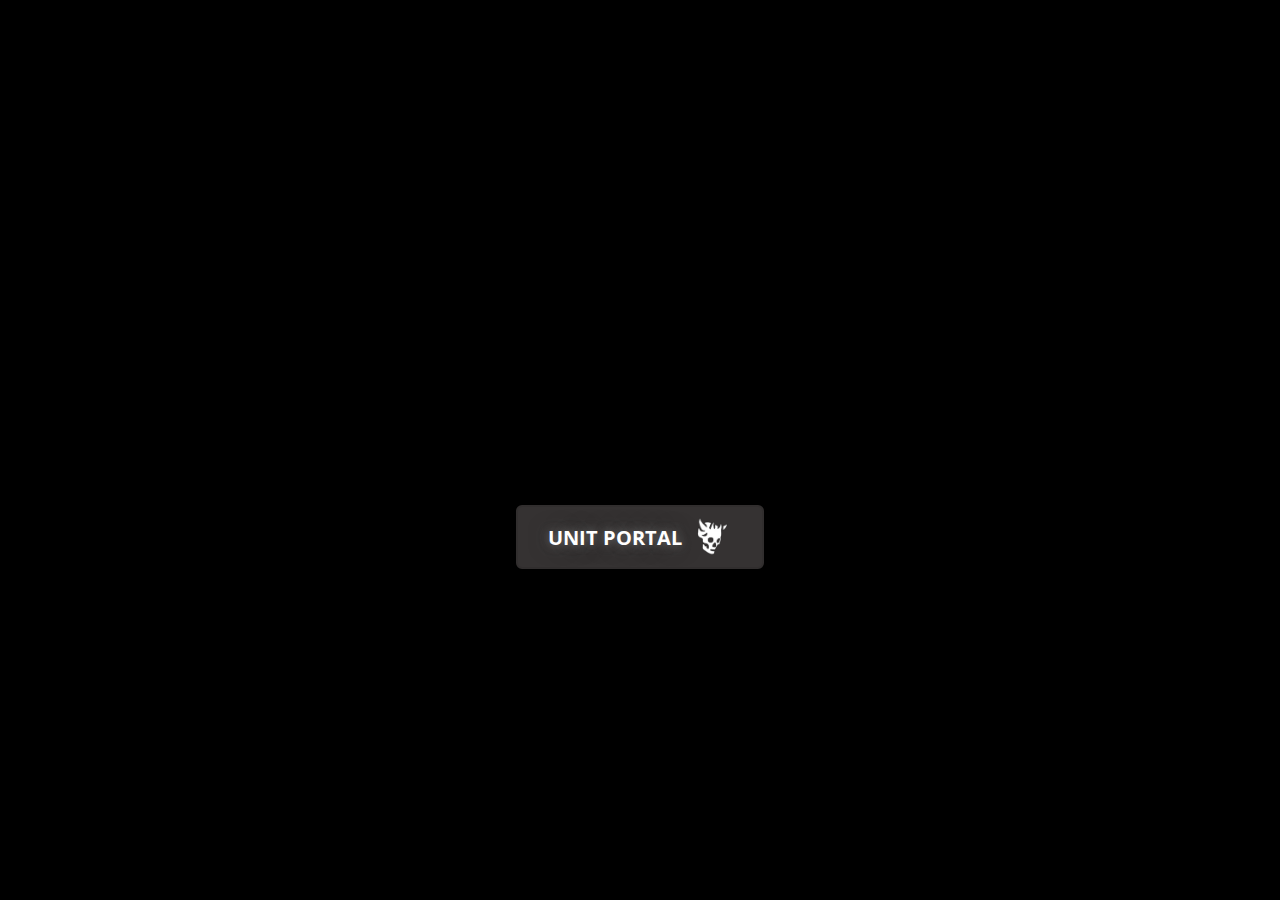
<file: static/index.html>
<!DOCTYPE html>
<html lang="en">
<head>
	<title>Fieldcraft Interactive</title>
	<link rel="stylesheet" href="/static/styles.css">
	<link rel="preconnect" href="https://fonts.googleapis.com">
	<link rel="preconnect" href="https://fonts.gstatic.com" crossorigin>
	<link href="https://fonts.googleapis.com/css2?family=Bebas+Neue&family=Open+Sans:ital,wght@0,300..800;1,300..800&family=Roboto+Condensed:ital,wght@0,100..900;1,100..900&display=swap" rel="stylesheet">
	<link rel="icon" type="image/x-icon" href="/static/favicon.ico">
	<link rel="icon" type="image/png" sizes="32x32" href="/static/images/favicon-32x32.png">
    <link rel="icon" type="image/png" sizes="16x16" href="/static/images/favicon-16x16.png">
    <link rel="apple-touch-icon" type="image/png"sizes="180x180" href="/static/images/apple-touch-icon.png">
	<link rel="android-chrome-192x192" type="image/png" sizes="180x180" href="/static/images/android-chrome-192x192.png">
	<link rel="android-chrome-512x512" type="image/png" sizes="180x180" href="/static/images/android-chrome-512x512.png">
</head>
<body>
	<div class="container">
		<div class="box">
			<h1>VIOLENCE OF ACTION.</h1>
			<h3>EVERY CHOICE MATTERS</h3>
		</div>
		<a href="#" class="button">
			<span class="button-text">UNIT PORTAL</span>
			<img src="/static/images/skull.png" alt="icon" class="button-icon">
		</a>
	</div>
</body>
</html>
</file>
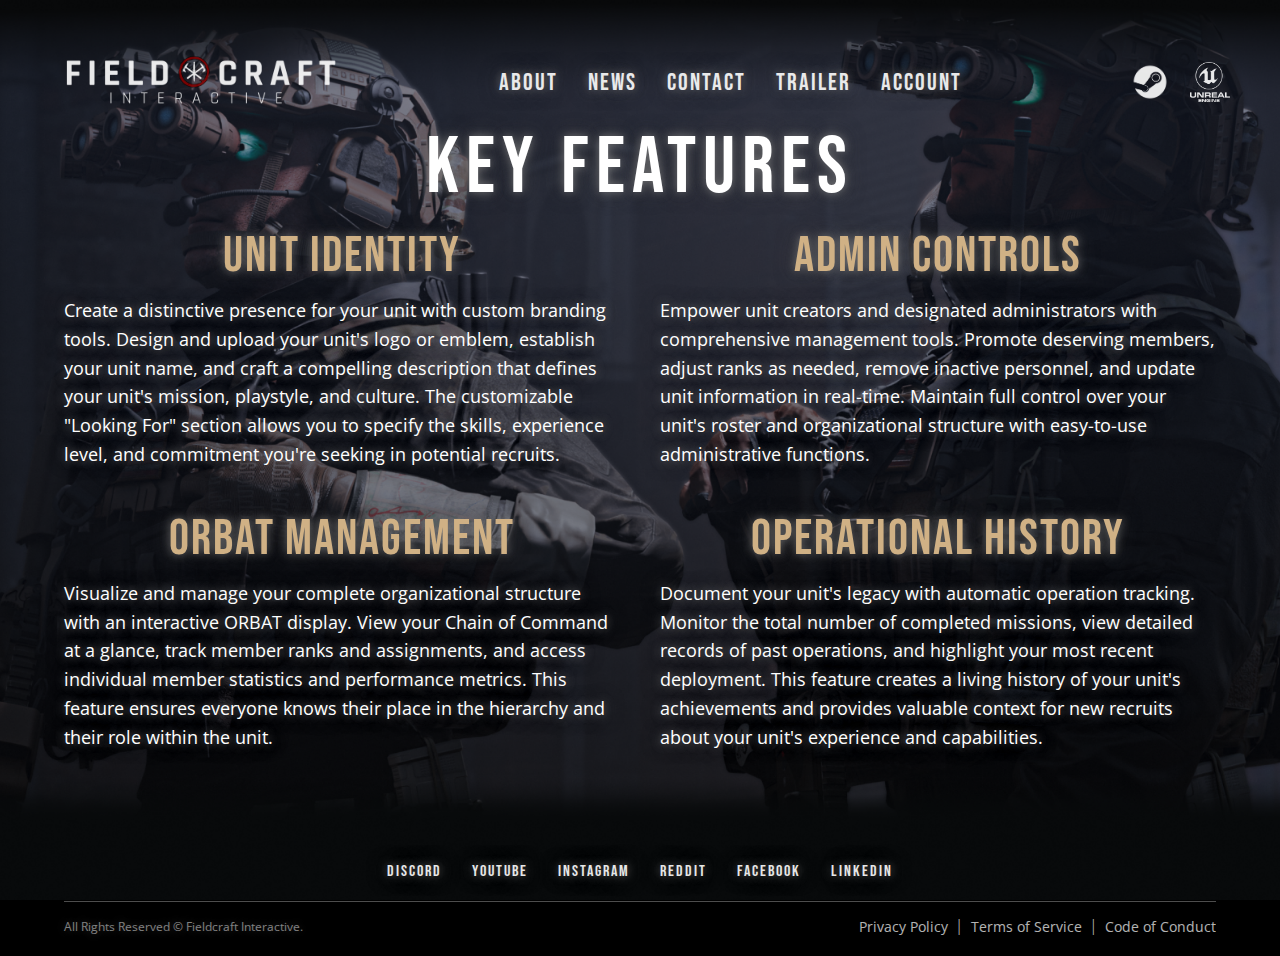
<file: static/about.html>
<!DOCTYPE html>
<html lang="en">
<head>
	<title>Fieldcraft Interactive - About</title>
	<link rel="stylesheet" href="/static/styles.css">
	<link rel="preconnect" href="https://fonts.googleapis.com">
	<link rel="preconnect" href="https://fonts.gstatic.com" crossorigin>
	<link href="https://fonts.googleapis.com/css2?family=Bebas+Neue&family=Open+Sans:ital,wght@0,300..800;1,300..800&family=Roboto+Condensed:ital,wght@0,100..900;1,100..900&display=swap" rel="stylesheet">
	<link rel="icon" type="image/x-icon" href="/static/favicon.ico">
	<link rel="icon" type="image/png" sizes="32x32" href="/static/images/favicon-32x32.png">
    <link rel="icon" type="image/png" sizes="16x16" href="/static/images/favicon-16x16.png">
    <link rel="apple-touch-icon" type="image/png"sizes="180x180" href="/static/images/apple-touch-icon.png">
	<link rel="android-chrome-192x192" type="image/png" sizes="180x180" href="/static/images/android-chrome-192x192.png">
	<link rel="android-chrome-512x512" type="image/png" sizes="180x180" href="/static/images/android-chrome-512x512.png">
</head>
<body class="page-about">
	<header class="header">
		<a href="home">
			<img src="/static/images/dark-logo.png" alt="Fieldcraft Interactive Logo" class="brand-logo">
		</a>
		<nav class="header-nav">
            <a href="about" class="nav-link">ABOUT</a>
            <a href="news" class="nav-link">NEWS</a>
            <a href="contact" class="nav-link">CONTACT</a>
            <a href="trailer" class="nav-link">TRAILER</a>
            <a href="login" class="nav-link">ACCOUNT</a>
        </nav>
        <div class="header-icons">
            <a href="login" class="header-icon-link">
                <img src="/static/images/steam-icon.png" alt="Steam" class="header-icon">
            </a>
            <img src="/static/images/unreal-engine-logo.png" alt="Unreal Engine 5" class="header-icon">
        </div>
	</header>
	<div class="container">
		<h1>KEY FEATURES</h1>
		<div class="features-grid">
			<div class="feature-item">
				<h2>UNIT IDENTITY</h2>
				<p>Create a distinctive presence for your unit with custom branding tools. Design and upload your unit's logo or emblem, establish your unit name, and craft a compelling description that defines your unit's mission, playstyle, and culture. The customizable "Looking For" section allows you to specify the skills, experience level, and commitment you're seeking in potential recruits.</p>
			</div>
			<div class="feature-item">
				<h2>ADMIN CONTROLS</h2>
				<p>Empower unit creators and designated administrators with comprehensive management tools. Promote deserving members, adjust ranks as needed, remove inactive personnel, and update unit information in real-time. Maintain full control over your unit's roster and organizational structure with easy-to-use administrative functions.</p>
			</div>
			<div class="feature-item">
				<h2>ORBAT MANAGEMENT</h2>
				<p>Visualize and manage your complete organizational structure with an interactive ORBAT display. View your Chain of Command at a glance, track member ranks and assignments, and access individual member statistics and performance metrics. This feature ensures everyone knows their place in the hierarchy and their role within the unit.</p>
			</div>
			<div class="feature-item">
				<h2>OPERATIONAL HISTORY</h2>
				<p>Document your unit's legacy with automatic operation tracking. Monitor the total number of completed missions, view detailed records of past operations, and highlight your most recent deployment. This feature creates a living history of your unit's achievements and provides valuable context for new recruits about your unit's experience and capabilities.</p>
			</div>
		</div>
	</div>

	<footer class="footer">
        <div class="footer-links">
            <a href="https://discord.gg/qQctmPA678" target="_blank" class="footer-link">DISCORD</a>
            <a href="https://www.youtube.com/@Fieldcraft_Interactive" target="_blank" class="footer-link">YOUTUBE</a>
            <a href="https://www.instagram.com/fieldcraft.interactive/?hl=en" target="_blank" class="footer-link">INSTAGRAM</a>
            <a href="https://www.reddit.com/r/FieldcraftInteractive/" target="_blank" class="footer-link">REDDIT</a>
            <a href="https://facebook.com/your-facebook" target="_blank" class="footer-link">FACEBOOK</a>
            <a href="https://linkedin.com/company/your-company" target="_blank" class="footer-link">LINKEDIN</a>
        </div>
        <div class="footer-separator"></div>
        <div class="footer-bottom">
            <div class="footer-copyright">All Rights Reserved © Fieldcraft Interactive.</div>
            <nav class="footer-nav">
                <a href="privacy-policy" class="footer-nav-link">Privacy Policy</a>
                <span class="footer-nav-separator">|</span>
                <a href="terms-of-service" class="footer-nav-link">Terms of Service</a>
                <span class="footer-nav-separator">|</span>
                <a href="code-of-conduct" class="footer-nav-link">Code of Conduct</a>
            </nav>
        </div>
    </footer>
</body>
</html>
</file>
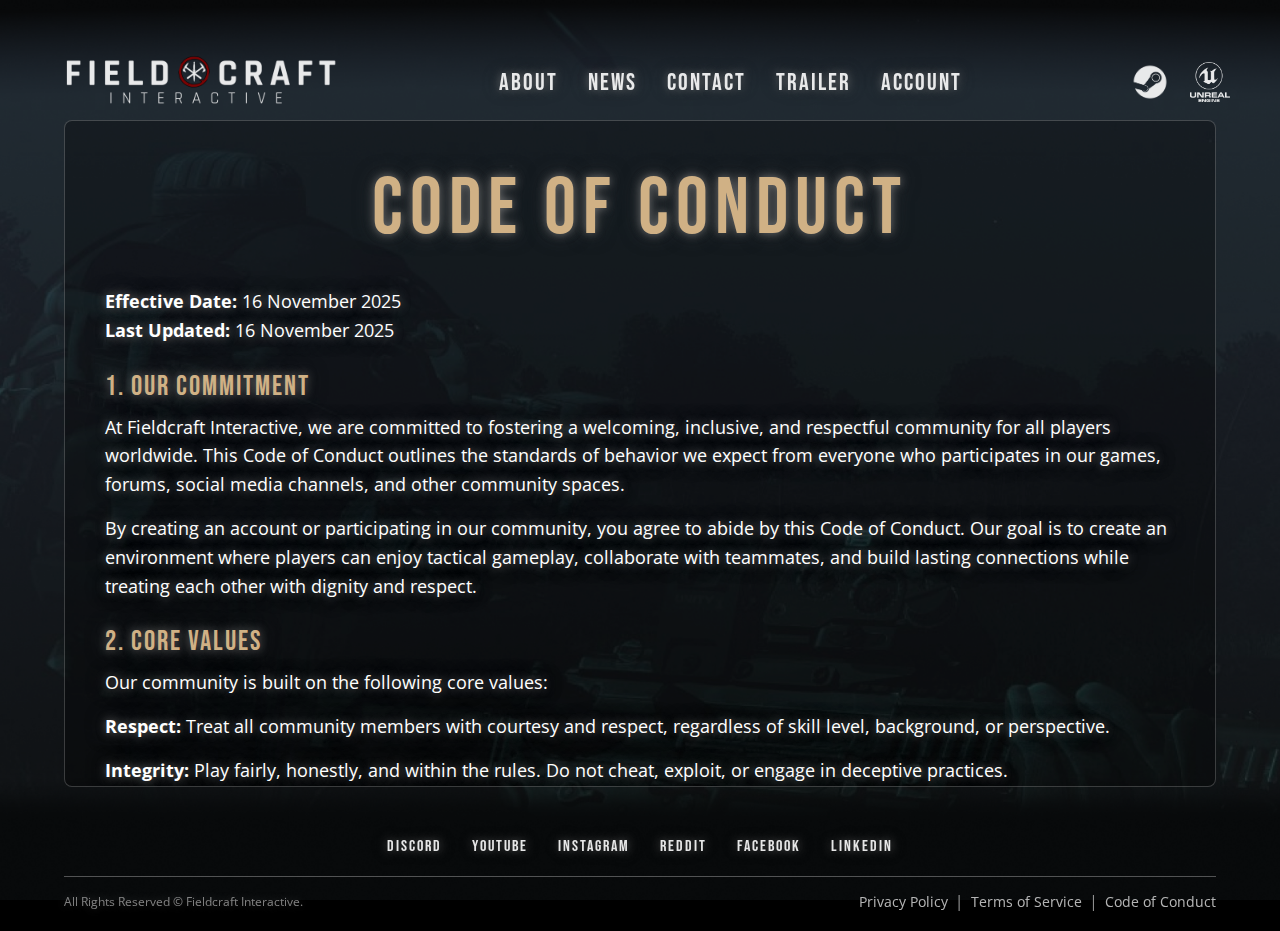
<file: static/conduct.html>
<!DOCTYPE html>
<html lang="en">
<head>
    <title>Fieldcraft Interactive - Code of Conduct</title>
    <link rel="stylesheet" href="/static/styles.css">
    <link rel="preconnect" href="https://fonts.googleapis.com">
    <link rel="preconnect" href="https://fonts.gstatic.com" crossorigin>
    <link href="https://fonts.googleapis.com/css2?family=Bebas+Neue&family=Open+Sans:ital,wght@0,300..800;1,300..800&display=swap" rel="stylesheet">
    <link rel="icon" type="image/x-icon" href="/static/favicon.ico">
    <link rel="icon" type="image/png" sizes="32x32" href="/static/images/favicon-32x32.png">
    <link rel="icon" type="image/png" sizes="16x16" href="/static/images/favicon-16x16.png">
    <link rel="apple-touch-icon" type="image/png" sizes="180x180" href="/static/images/apple-touch-icon.png">
    <link rel="android-chrome-192x192" type="image/png" sizes="180x180" href="/static/images/android-chrome-192x192.png">
    <link rel="android-chrome-512x512" type="image/png" sizes="180x180" href="/static/images/android-chrome-512x512.png">
</head>
<body class="page-conduct">
    <header class="header">
        <a href="home">
            <img src="/static/images/dark-logo.png" alt="Fieldcraft Interactive Logo" class="brand-logo">
        </a>
        <nav class="header-nav">
            <a href="about" class="nav-link">ABOUT</a>
            <a href="news" class="nav-link">NEWS</a>
            <a href="contact" class="nav-link">CONTACT</a>
            <a href="trailer" class="nav-link">TRAILER</a>
            <a href="login" class="nav-link">ACCOUNT</a>
        </nav>
        <div class="header-icons">
            <a href="login" class="header-icon-link">
                <img src="/static/images/steam-icon.png" alt="Steam" class="header-icon">
            </a>
            <img src="/static/images/unreal-engine-logo.png" alt="Unreal Engine 5" class="header-icon">
        </div>
    </header>
    <div class="container">        
        <div class="content-box">
            <h1>CODE OF CONDUCT</h1>
            <p>
                <strong>Effective Date:</strong> 16 November 2025<br>
                <strong>Last Updated:</strong> 16 November 2025
            </p>
            
            <h3>1. Our Commitment</h3>
            <p>
                At Fieldcraft Interactive, we are committed to fostering a welcoming, inclusive, and respectful community for all players worldwide. This Code of Conduct outlines the standards of behavior we expect from everyone who participates in our games, forums, social media channels, and other community spaces.
            </p>
            <p>
                By creating an account or participating in our community, you agree to abide by this Code of Conduct. Our goal is to create an environment where players can enjoy tactical gameplay, collaborate with teammates, and build lasting connections while treating each other with dignity and respect.
            </p>
            
            <h3>2. Core Values</h3>
            <p>
                Our community is built on the following core values:
            </p>
            <p>
                <strong>Respect:</strong> Treat all community members with courtesy and respect, regardless of skill level, background, or perspective.
            </p>
            <p>
                <strong>Integrity:</strong> Play fairly, honestly, and within the rules. Do not cheat, exploit, or engage in deceptive practices.
            </p>
            <p>
                <strong>Teamwork:</strong> Support your teammates, communicate effectively, and work together toward common objectives.
            </p>
            <p>
                <strong>Sportsmanship:</strong> Win with humility and lose with grace. Recognize good plays from all players, whether on your team or the opposition.
            </p>
            <p>
                <strong>Inclusivity:</strong> Welcome players of all backgrounds, identities, and experience levels. Help create a community where everyone feels valued.
            </p>
            
            <h3>3. Expected Behavior</h3>
            <p>
                We expect all community members to:
            </p>
            <p>
                • Communicate respectfully and constructively with other players<br>
                • Use in-game voice and text communications appropriately and professionally<br>
                • Follow instructions from moderators and community managers<br>
                • Report violations of this Code of Conduct through proper channels<br>
                • Provide constructive feedback to help improve the game and community<br>
                • Respect the time and experience of other players<br>
                • Help new players learn game mechanics and tactics<br>
                • Play the game as intended, without exploiting bugs or glitches<br>
                • Accept responsibility for your actions and their impact on others<br>
                • Maintain a positive attitude, even in challenging or competitive situations
            </p>
            
            <h3>4. Prohibited Behavior</h3>
            <p>
                The following behaviors are strictly prohibited and may result in warnings, suspensions, or permanent bans:
            </p>
            <p>
                <strong>Harassment and Abuse:</strong>
            </p>
            <p>
                • Harassment, bullying, stalking, or intimidation of any kind<br>
                • Personal attacks, insults, or derogatory comments<br>
                • Unwelcome sexual advances, comments, or imagery<br>
                • Doxxing or sharing personal information without consent<br>
                • Threats of violence or harm, whether serious or in jest<br>
                • Sustained disruption of gameplay or community discussions
            </p>
            <p>
                <strong>Hate Speech and Discrimination:</strong>
            </p>
            <p>
                • Racist, sexist, homophobic, transphobic, or otherwise discriminatory language<br>
                • Hate speech, slurs, or derogatory terms targeting protected characteristics<br>
                • Content that promotes or glorifies hate groups or extremist ideologies<br>
                • Symbols, imagery, or names associated with hate groups<br>
                • Discrimination based on race, ethnicity, nationality, religion, gender, sexual orientation, disability, age, or any other protected characteristic
            </p>
            <p>
                <strong>Cheating and Unfair Play:</strong>
            </p>
            <p>
                • Using unauthorized third-party software, hacks, aimbots, or wallhacks<br>
                • Exploiting bugs, glitches, or game mechanics for unfair advantage<br>
                • Account sharing or account boosting<br>
                • Collusion with opponents to manipulate game outcomes<br>
                • Intentional team killing or sabotaging your own team<br>
                • AFK (away from keyboard) farming or intentionally losing matches<br>
                • Using macros or scripts to automate gameplay actions
            </p>
            <p>
                <strong>Disruptive Behavior:</strong>
            </p>
            <p>
                • Griefing or deliberately ruining the experience for other players<br>
                • Spamming chat, voice communications, or forums<br>
                • Excessive profanity or vulgar language<br>
                • Impersonating staff members, moderators, or other players<br>
                • Creating or participating in toxic or hostile environments<br>
                • Deliberately providing false information or misleading other players<br>
                • Stream sniping or using external information to gain unfair advantages
            </p>
            <p>
                <strong>Inappropriate Content:</strong>
            </p>
            <p>
                • Sexually explicit, pornographic, or obscene content<br>
                • Graphic violence or gore unrelated to game content<br>
                • Content promoting illegal activities, including drug use<br>
                • Offensive or inappropriate usernames, profile pictures, or clan names<br>
                • Links to malicious websites, scams, or phishing attempts<br>
                • Advertising or promoting unauthorized third-party services
            </p>
            
            <h3>5. In-Game Communication Guidelines</h3>
            <p>
                <strong>Voice and Text Chat:</strong> Communication tools are provided to enhance teamwork and coordination. Use them respectfully and professionally. Excessive toxicity, screaming, or abusive language will not be tolerated.
            </p>
            <p>
                <strong>Language:</strong> While we understand competitive gaming can be intense, maintain a level of professionalism. Some strong language may be acceptable in context, but slurs, hate speech, and targeted harassment are never acceptable.
            </p>
            <p>
                <strong>Tactical Communication:</strong> Focus on providing useful tactical information to your team. Avoid excessive chatter that distracts from gameplay or clutters communication channels.
            </p>
            <p>
                <strong>Cross-Cultural Respect:</strong> Our community includes players from around the world. Be patient with language barriers and cultural differences. English is commonly used, but players should not be harassed for speaking other languages.
            </p>
            
            <h3>6. Competitive Integrity</h3>
            <p>
                For players participating in competitive modes, ranked play, or tournaments:
            </p>
            <p>
                • Play to win using legitimate tactics and strategies<br>
                • Do not manipulate matchmaking or ranking systems<br>
                • Report suspicious behavior or potential cheaters immediately<br>
                • Accept match outcomes gracefully, win or lose<br>
                • Do not intentionally disconnect or quit competitive matches<br>
                • Respect tournament rules and administrative decisions<br>
                • Maintain the highest standards of sportsmanship and fair play
            </p>
            
            <h3>7. Content Creation and Streaming</h3>
            <p>
                We welcome content creators and streamers in our community. When creating content featuring our games:
            </p>
            <p>
                • Follow this Code of Conduct in your streams and videos<br>
                • Do not create content that promotes cheating, exploits, or violates our Terms of Service<br>
                • Respect the privacy of other players - do not share personal information<br>
                • Clearly label any sponsored or promotional content<br>
                • Be mindful that your audience may include minors<br>
                • Do not use our games to promote hate speech or discriminatory ideologies<br>
                • Understand that toxic or abusive behavior on stream may result in account action
            </p>
            
            <h3>8. Reporting Violations</h3>
            <p>
                If you witness or experience behavior that violates this Code of Conduct:
            </p>
            <p>
                <strong>In-Game Reporting:</strong> Use the in-game reporting system to flag problematic behavior. Provide as much detail as possible, including player names, timestamps, and descriptions of the violation.
            </p>
            <p>
                <strong>Evidence:</strong> When possible, provide screenshots, video clips, or other evidence to support your report. This helps our moderation team investigate more effectively.
            </p>
            <p>
                <strong>Contact Us:</strong> For serious violations or issues that cannot be resolved through in-game systems, contact us directly at support@fieldcraftinteractive.com or through our <a href="/contact" style="color: rgba(208, 177, 133); text-decoration: underline;">contact form</a>.
            </p>
            <p>
                <strong>False Reports:</strong> Do not abuse the reporting system by filing false or malicious reports. Repeated false reporting may result in disciplinary action against your account.
            </p>
            
            <h3>9. Enforcement and Consequences</h3>
            <p>
                Violations of this Code of Conduct will be addressed on a case-by-case basis, taking into account the severity and frequency of violations. Consequences may include:
            </p>
            <p>
                <strong>Warning:</strong> A formal warning for minor or first-time offenses, with explanation of the violation.
            </p>
            <p>
                <strong>Temporary Suspension:</strong> Suspension from the game or specific features for a defined period, ranging from hours to weeks depending on severity.
            </p>
            <p>
                <strong>Permanent Ban:</strong> Permanent removal from our games and services for severe or repeated violations, including but not limited to cheating, hate speech, or egregious harassment.
            </p>
            <p>
                <strong>Hardware Ban:</strong> In cases of severe cheating or ban evasion, we may implement hardware-level bans to prevent access from specific devices.
            </p>
            <p>
                <strong>Legal Action:</strong> In cases involving illegal activity, threats, or severe harassment, we may report the matter to law enforcement authorities.
            </p>
            <p>
                We reserve the right to take any action we deem appropriate to maintain a safe and enjoyable community, including actions not explicitly listed here.
            </p>
            
            <h3>10. Appeals Process</h3>
            <p>
                If you believe you have been unfairly penalized:
            </p>
            <p>
                • You may submit an appeal through our support channels within 30 days of the action<br>
                • Provide your account information and a detailed explanation of why you believe the action was inappropriate<br>
                • Include any relevant evidence that supports your appeal<br>
                • Appeals will be reviewed by a different team member than the one who issued the original penalty<br>
                • Decisions on appeals are final and not subject to further review<br>
                • Repeated frivolous appeals may result in additional restrictions
            </p>
            
            <h3>11. Community Leadership</h3>
            <p>
                We recognize and appreciate community leaders, including clan leaders, content creators, and veteran players who help foster a positive environment. We expect these individuals to:
            </p>
            <p>
                • Model exemplary behavior and adherence to this Code of Conduct<br>
                • Guide newer players and help them integrate into the community<br>
                • Report violations and assist in maintaining community standards<br>
                • Communicate constructively with development and moderation teams<br>
                • Understand that leadership positions come with additional responsibility
            </p>
            
            <h3>12. Age-Appropriate Conduct</h3>
            <p>
                While our games are designed for mature audiences, we recognize that players of various ages participate in our community. All community members should:
            </p>
            <p>
                • Assume that minors may be present in any public space<br>
                • Avoid excessive profanity or adult themes in general chat<br>
                • Never solicit personal information from other players<br>
                • Report any inappropriate behavior directed at minors immediately<br>
                • Parents and guardians should monitor their children's online interactions
            </p>
            
            <h3>13. Off-Platform Behavior</h3>
            <p>
                This Code of Conduct extends to all official Fieldcraft Interactive spaces, including:
            </p>
            <p>
                • Official Discord servers<br>
                • Social media channels (Instagram, Reddit, Facebook, LinkedIn)<br>
                • YouTube community and comment sections<br>
                • Forums and community websites<br>
                • In-person events or tournaments
            </p>
            <p>
                Serious violations occurring on external platforms may result in action against your game account if the behavior impacts our community or violates our values.
            </p>
            
            <h3>14. Updates to This Code</h3>
            <p>
                We reserve the right to update this Code of Conduct at any time to address emerging issues, community feedback, or changing standards. Material changes will be announced through our official channels. Continued participation in our community after updates constitutes acceptance of the revised Code of Conduct.
            </p>
            
            <h3>15. Contact and Support</h3>
            <p>
                If you have questions about this Code of Conduct or need assistance with community issues, please contact us:
            </p>
            <p>
                <strong>Fieldcraft Interactive</strong><br>
                Email: support@fieldcraftinteractive.com<br>
                Form: <a href="/contact" style="color: rgba(208, 177, 133); text-decoration: underline;">Contact Form</a><br>
                Discord: <a href="https://discord.gg/qQctmPA678" target="_blank" style="color: rgba(208, 177, 133); text-decoration: underline;">Official Discord Community</a>
            </p>
            
            <h3>16. Final Note</h3>
            <p>
                Building a great community is a shared responsibility. Every player contributes to the atmosphere and experience within our games. By following this Code of Conduct, you help create an environment where tactical gameplay, teamwork, and camaraderie can flourish.
            </p>
            <p>
                Thank you for being part of the Fieldcraft Interactive community. Let's build something great together.
            </p>
            <p>
                <strong>VIOLENCE OF ACTION. SHOOT. MOVE. COMMUNICATE.</strong>
            </p>
        </div>
    </div>

    <footer class="footer">
        <div class="footer-links">
            <a href="https://discord.gg/qQctmPA678" target="_blank" class="footer-link">DISCORD</a>
            <a href="https://www.youtube.com/@Fieldcraft_Interactive" target="_blank" class="footer-link">YOUTUBE</a>
            <a href="https://www.instagram.com/fieldcraft.interactive/?hl=en" target="_blank" class="footer-link">INSTAGRAM</a>
            <a href="https://www.reddit.com/r/FieldcraftInteractive/" target="_blank" class="footer-link">REDDIT</a>
            <a href="https://facebook.com/your-facebook" target="_blank" class="footer-link">FACEBOOK</a>
            <a href="https://linkedin.com/company/your-company" target="_blank" class="footer-link">LINKEDIN</a>
        </div>
        <div class="footer-separator"></div>
        <div class="footer-bottom">
            <div class="footer-copyright">All Rights Reserved © Fieldcraft Interactive.</div>
            <nav class="footer-nav">
                <a href="privacy-policy" class="footer-nav-link">Privacy Policy</a>
                <span class="footer-nav-separator">|</span>
                <a href="terms-of-service" class="footer-nav-link">Terms of Service</a>
                <span class="footer-nav-separator">|</span>
                <a href="code-of-conduct" class="footer-nav-link">Code of Conduct</a>
            </nav>
        </div>
    </footer>
</body>
</html>
</file>
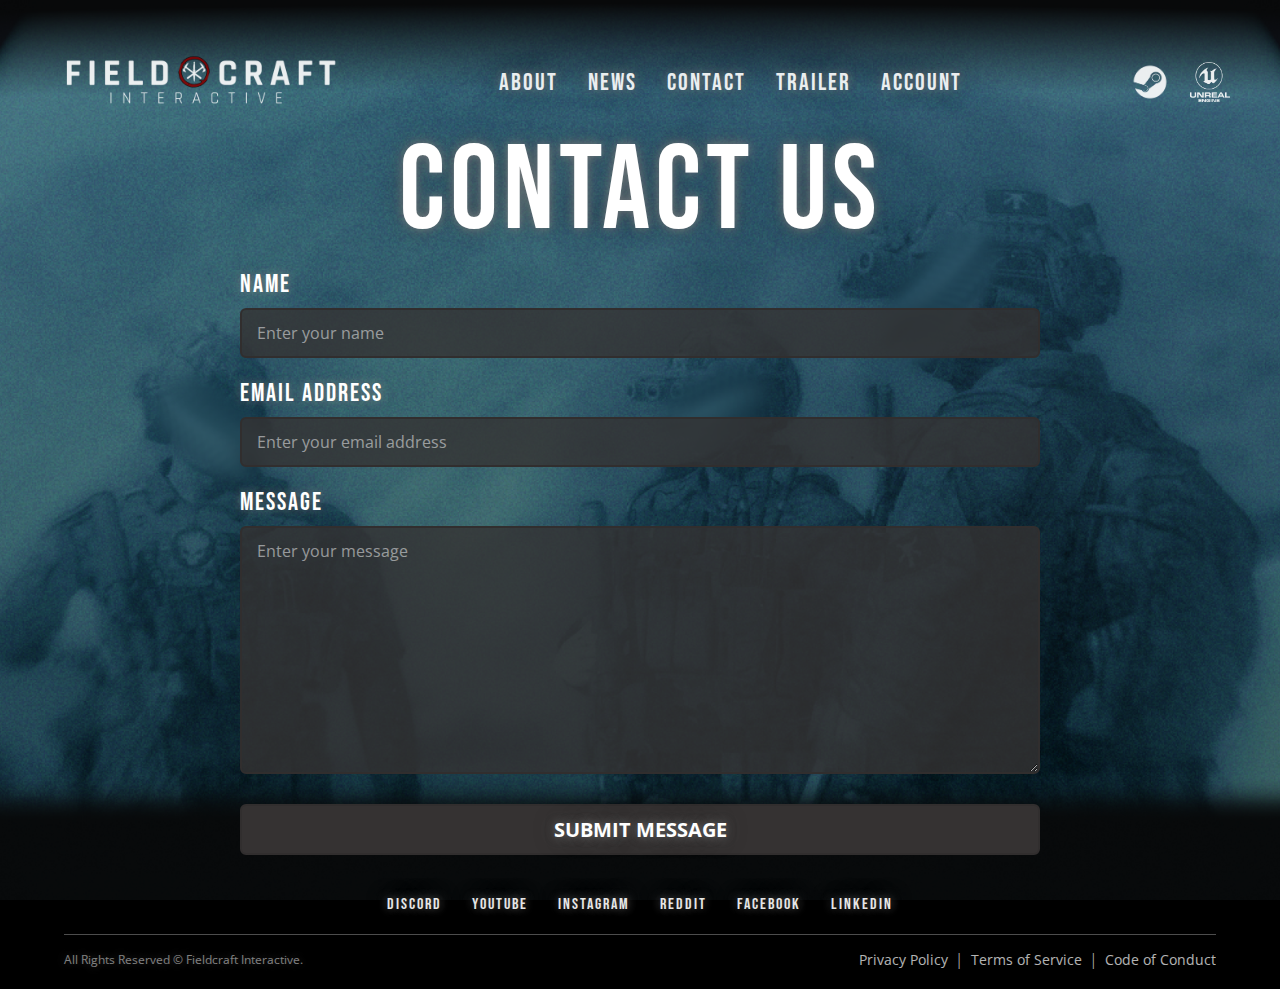
<file: static/contact.html>
<!DOCTYPE html>
<html lang="en">
<head>
    <title>Fieldcraft Interactive - Contact Us</title>
    <link rel="stylesheet" href="/static/styles.css">
    <link rel="preconnect" href="https://fonts.googleapis.com">
    <link rel="preconnect" href="https://fonts.gstatic.com" crossorigin>
    <link href="https://fonts.googleapis.com/css2?family=Bebas+Neue&family=Open+Sans:ital,wght@0,300..800;1,300..800&display=swap" rel="stylesheet">
    <link rel="icon" type="image/x-icon" href="/static/favicon.ico">
    <link rel="icon" type="image/png" sizes="32x32" href="/static/images/favicon-32x32.png">
    <link rel="icon" type="image/png" sizes="16x16" href="/static/images/favicon-16x16.png">
    <link rel="apple-touch-icon" type="image/png" sizes="180x180" href="/static/images/apple-touch-icon.png">
    <link rel="android-chrome-192x192" type="image/png" sizes="180x180" href="/static/images/android-chrome-192x192.png">
    <link rel="android-chrome-512x512" type="image/png" sizes="180x180" href="/static/images/android-chrome-512x512.png">
</head>
<body class="page-contact">
    <header class="header">
        <a href="home">
            <img src="/static/images/dark-logo.png" alt="Fieldcraft Interactive Logo" class="brand-logo">
        </a>
       <nav class="header-nav">
            <a href="about" class="nav-link">ABOUT</a>
            <a href="news" class="nav-link">NEWS</a>
            <a href="contact" class="nav-link">CONTACT</a>
            <a href="trailer" class="nav-link">TRAILER</a>
            <a href="login" class="nav-link">ACCOUNT</a>
        </nav>
        <div class="header-icons">
            <a href="login" class="header-icon-link">
                <img src="/static/images/steam-icon.png" alt="Steam" class="header-icon">
            </a>
            <img src="/static/images/unreal-engine-logo.png" alt="Unreal Engine 5" class="header-icon">
        </div>
    </header>
    <div class="container">
        <div class="box">
            <h2>CONTACT US</h2>
            <form class="contact-form" action="/contact" method="POST">
                <div class="form-group">
                    <label for="name">NAME</label>
                    <input type="text" id="name" name="name" placeholder="Enter your name" required>
                </div>
                <div class="form-group">
                    <label for="email">EMAIL ADDRESS</label>
                    <input type="email" id="email" name="email" placeholder="Enter your email address" required>
                </div>
                <div class="form-group">
                    <label for="message">MESSAGE</label>
                    <textarea id="message" name="message" placeholder="Enter your message" rows="10" required></textarea>
                </div>
                <div class="button-group">
                    <button type="submit" class="button">
                        <span class="button-text">SUBMIT MESSAGE</span>
                    </button>
                </div>
            </form>
        </div>
    </div>

    <footer class="footer">
        <div class="footer-links">
            <a href="https://discord.gg/qQctmPA678" target="_blank" class="footer-link">DISCORD</a>
            <a href="https://www.youtube.com/@Fieldcraft_Interactive" target="_blank" class="footer-link">YOUTUBE</a>
            <a href="https://www.instagram.com/fieldcraft.interactive/?hl=en" target="_blank" class="footer-link">INSTAGRAM</a>
            <a href="https://www.reddit.com/r/FieldcraftInteractive/" target="_blank" class="footer-link">REDDIT</a>
            <a href="https://facebook.com/your-facebook" target="_blank" class="footer-link">FACEBOOK</a>
            <a href="https://linkedin.com/company/your-company" target="_blank" class="footer-link">LINKEDIN</a>
        </div>
        <div class="footer-separator"></div>
        <div class="footer-bottom">
            <div class="footer-copyright">All Rights Reserved © Fieldcraft Interactive.</div>
            <nav class="footer-nav">
                <a href="privacy-policy" class="footer-nav-link">Privacy Policy</a>
                <span class="footer-nav-separator">|</span>
                <a href="terms-of-service" class="footer-nav-link">Terms of Service</a>
                <span class="footer-nav-separator">|</span>
                <a href="code-of-conduct" class="footer-nav-link">Code of Conduct</a>
            </nav>
        </div>
    </footer>
</body>
</html>
</file>
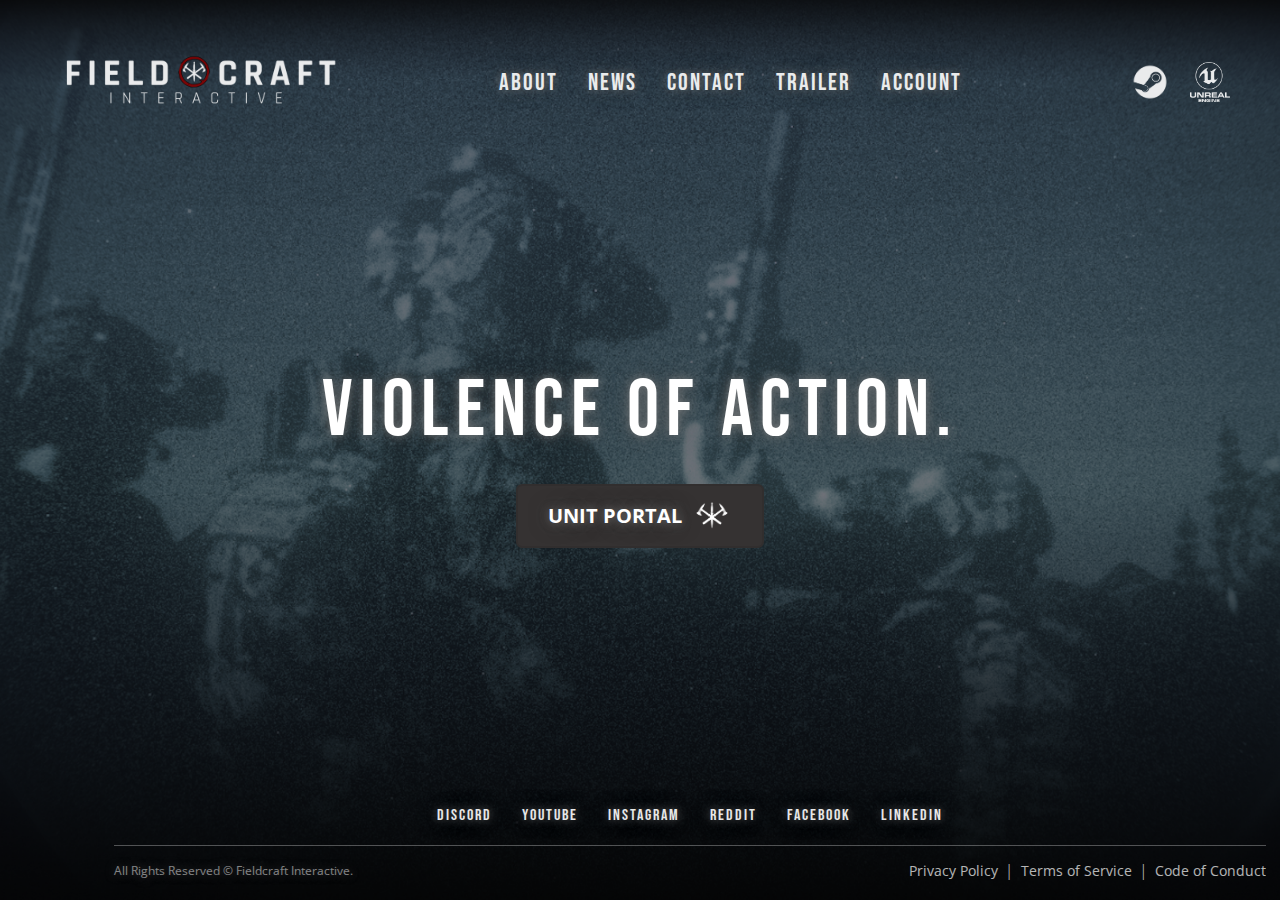
<file: static/home.html>
<!DOCTYPE html>
<html lang="en">
<head>
    <title>Fieldcraft Interactive</title>
    <link rel="stylesheet" href="/static/styles.css">
    <link rel="preconnect" href="https://fonts.googleapis.com">
    <link rel="preconnect" href="https://fonts.gstatic.com" crossorigin>
    <link href="https://fonts.googleapis.com/css2?family=Bebas+Neue&family=Open+Sans:ital,wght@0,300..800;1,300..800&display=swap" rel="stylesheet">
    <link rel="icon" type="image/x-icon" href="/static/favicon.ico">
    <link rel="icon" type="image/png" sizes="32x32" href="/static/images/favicon-32x32.png">
    <link rel="icon" type="image/png" sizes="16x16" href="/static/images/favicon-16x16.png">
    <link rel="apple-touch-icon" type="image/png" sizes="180x180" href="/static/images/apple-touch-icon.png">
    <link rel="android-chrome-192x192" type="image/png" sizes="180x180" href="/static/images/android-chrome-192x192.png">
    <link rel="android-chrome-512x512" type="image/png" sizes="180x180" href="/static/images/android-chrome-512x512.png">
</head>
<body class="page-home">
    <header class="header">
        <a href="home">
            <img src="/static/images/dark-logo.png" alt="Fieldcraft Interactive Logo" class="brand-logo">
        </a>
        <nav class="header-nav">
            <a href="about" class="nav-link">ABOUT</a>
            <a href="news" class="nav-link">NEWS</a>
            <a href="contact" class="nav-link">CONTACT</a>
            <a href="trailer" class="nav-link">TRAILER</a>
            <a href="login" class="nav-link">ACCOUNT</a>
        </nav>
        <div class="header-icons">
            <a href="login" class="header-icon-link">
                <img src="/static/images/steam-icon.png" alt="Steam" class="header-icon">
            </a>
            <img src="/static/images/unreal-engine-logo.png" alt="Unreal Engine 5" class="header-icon">
        </div>
    </header>
    <div class="container">
        <div class="box">
            <h1>VIOLENCE OF ACTION.</h1>
            <h3></h3>
        </div>
        <a href="login" class="button">
            <span class="button-text">UNIT PORTAL</span>
            <img src="/static/images/login-logo.png" alt="icon" class="button-icon">
        </a>
    </div>

    <footer class="footer">
        <div class="footer-links">
            <a href="https://discord.gg/qQctmPA678" target="_blank" class="footer-link">DISCORD</a>
            <a href="https://www.youtube.com/@Fieldcraft_Interactive" target="_blank" class="footer-link">YOUTUBE</a>
            <a href="https://www.instagram.com/fieldcraft.interactive/?hl=en" target="_blank" class="footer-link">INSTAGRAM</a>
            <a href="https://www.reddit.com/r/FieldcraftInteractive/" target="_blank" class="footer-link">REDDIT</a>
            <a href="https://facebook.com/your-facebook" target="_blank" class="footer-link">FACEBOOK</a>
            <a href="https://linkedin.com/company/your-company" target="_blank" class="footer-link">LINKEDIN</a>
        </div>
        <div class="footer-separator"></div>
        <div class="footer-bottom">
            <div class="footer-copyright">All Rights Reserved © Fieldcraft Interactive.</div>
            <nav class="footer-nav">
                <a href="privacy-policy" class="footer-nav-link">Privacy Policy</a>
                <span class="footer-nav-separator">|</span>
                <a href="terms-of-service" class="footer-nav-link">Terms of Service</a>
                <span class="footer-nav-separator">|</span>
                <a href="code-of-conduct" class="footer-nav-link">Code of Conduct</a>
            </nav>
        </div>
    </footer>
</body>
</html>
</file>
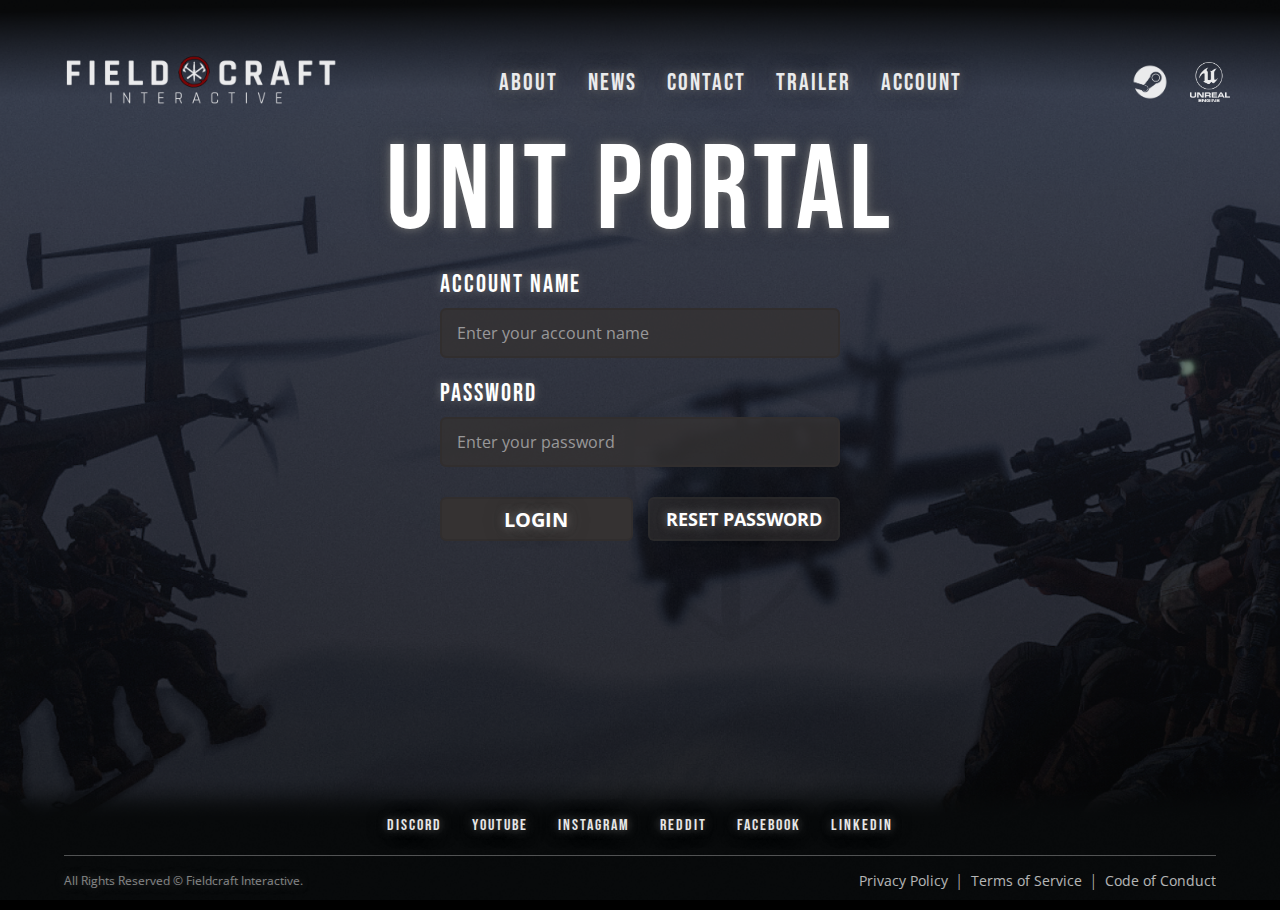
<file: static/login.html>
<!DOCTYPE html>
<html lang="en">
<head>
    <title>Fieldcraft Interactive - Unit Creator</title>
    <link rel="stylesheet" href="/static/styles.css">
    <link rel="preconnect" href="https://fonts.googleapis.com">
    <link rel="preconnect" href="https://fonts.gstatic.com" crossorigin>
    <link href="https://fonts.googleapis.com/css2?family=Bebas+Neue&family=Open+Sans:ital,wght@0,300..800;1,300..800&display=swap" rel="stylesheet">
    <link rel="icon" type="image/x-icon" href="/static/favicon.ico">
    <link rel="icon" type="image/png" sizes="32x32" href="/static/images/favicon-32x32.png">
    <link rel="icon" type="image/png" sizes="16x16" href="/static/images/favicon-16x16.png">
    <link rel="apple-touch-icon" type="image/png" sizes="180x180" href="/static/images/apple-touch-icon.png">
    <link rel="android-chrome-192x192" type="image/png" sizes="180x180" href="/static/images/android-chrome-192x192.png">
    <link rel="android-chrome-512x512" type="image/png" sizes="180x180" href="/static/images/android-chrome-512x512.png">
</head>
<body class="page-login">
    <header class="header">
        <a href="home">
            <img src="/static/images/dark-logo.png" alt="Fieldcraft Interactive Logo" class="brand-logo">
        </a>
        <nav class="header-nav">
            <a href="about" class="nav-link">ABOUT</a>
            <a href="news" class="nav-link">NEWS</a>
            <a href="contact" class="nav-link">CONTACT</a>
            <a href="trailer" class="nav-link">TRAILER</a>
            <a href="login" class="nav-link">ACCOUNT</a>
        </nav>
        <div class="header-icons">
            <a href="login" class="header-icon-link">
                <img src="/static/images/steam-icon.png" alt="Steam" class="header-icon">
            </a>
            <img src="/static/images/unreal-engine-logo.png" alt="Unreal Engine 5" class="header-icon">
        </div>
    </header>
    <div class="container">
        <div class="box">
            <h2>UNIT PORTAL</h2>
            <form class="login-form" action="/login" method="POST">
                <div class="form-group">
                    <label for="username">ACCOUNT NAME</label>
                    <input type="text" id="username" name="username" placeholder="Enter your account name" required>
                </div>
                <div class="form-group">
                    <label for="password">PASSWORD</label>
                    <input type="password" id="password" name="password" placeholder="Enter your password" required>
                </div>
                <div class="button-group">
                    <button type="submit" class="button">
                        <span class="button-text">LOGIN</span>
                    </button>
                    <a href="forgot-password" class="button button-secondary">
                        <span class="button-text">RESET PASSWORD</span>
                    </a>
                </div>
            </form>
        </div>
    </div>

    <footer class="footer">
        <div class="footer-links">
            <a href="https://discord.gg/qQctmPA678" target="_blank" class="footer-link">DISCORD</a>
            <a href="https://www.youtube.com/@Fieldcraft_Interactive" target="_blank" class="footer-link">YOUTUBE</a>
            <a href="https://www.instagram.com/fieldcraft.interactive/?hl=en" target="_blank" class="footer-link">INSTAGRAM</a>
            <a href="https://www.reddit.com/r/FieldcraftInteractive/" target="_blank" class="footer-link">REDDIT</a>
            <a href="https://facebook.com/your-facebook" target="_blank" class="footer-link">FACEBOOK</a>
            <a href="https://linkedin.com/company/your-company" target="_blank" class="footer-link">LINKEDIN</a>
        </div>
        <div class="footer-separator"></div>
        <div class="footer-bottom">
            <div class="footer-copyright">All Rights Reserved © Fieldcraft Interactive.</div>
            <nav class="footer-nav">
                <a href="privacy-policy" class="footer-nav-link">Privacy Policy</a>
                <span class="footer-nav-separator">|</span>
                <a href="terms-of-service" class="footer-nav-link">Terms of Service</a>
                <span class="footer-nav-separator">|</span>
                <a href="code-of-conduct" class="footer-nav-link">Code of Conduct</a>
            </nav>
        </div>
    </footer>
</body>
</html>
</file>
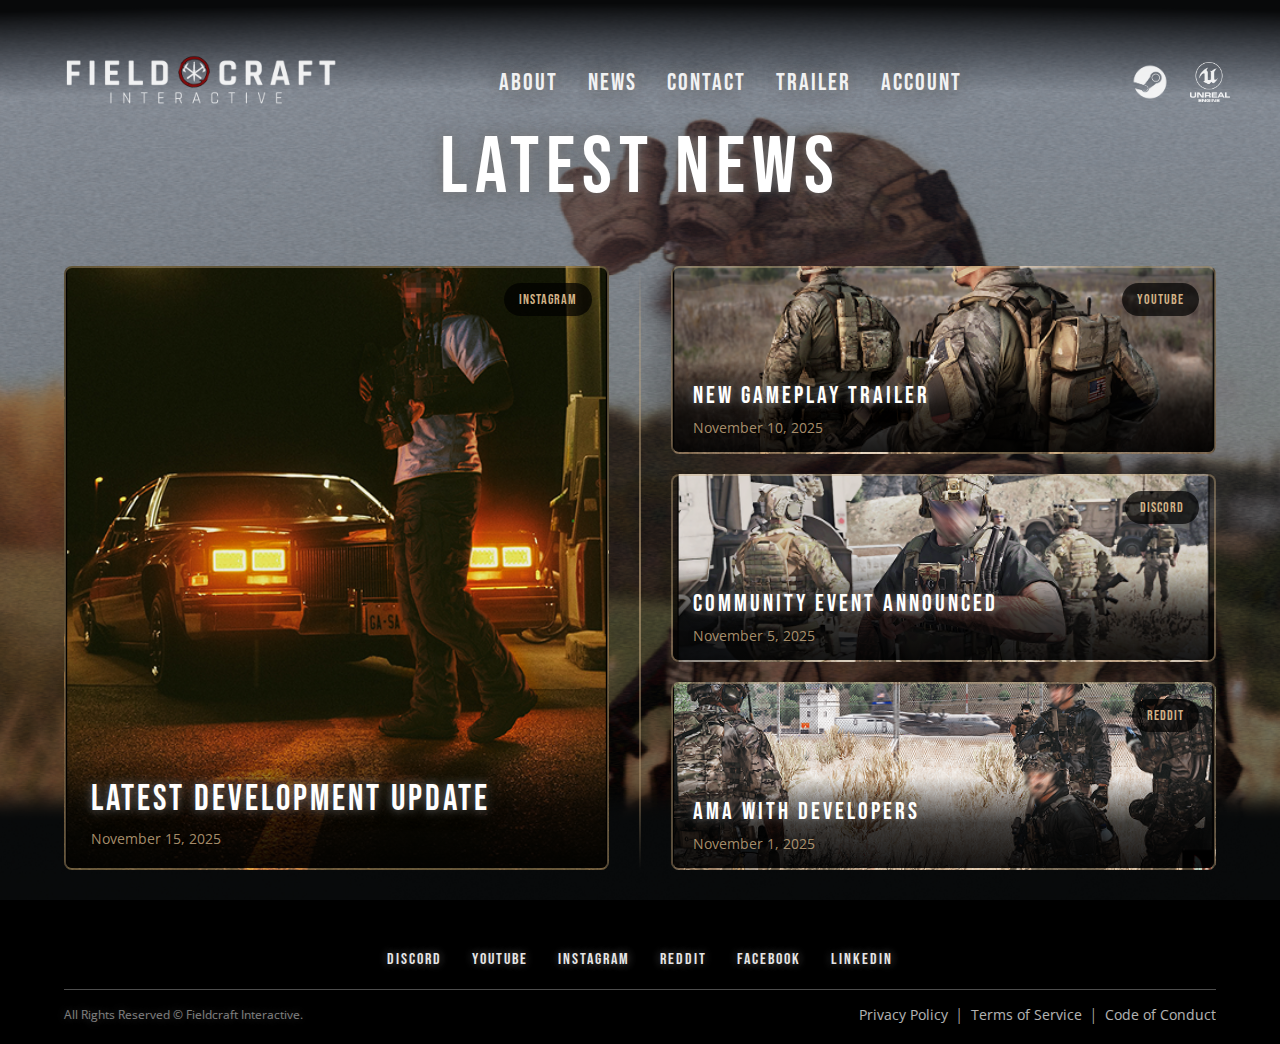
<file: static/news.html>
<!DOCTYPE html>
<html lang="en">
<head>
	<title>Fieldcraft Interactive - News</title>
	<link rel="stylesheet" href="/static/styles.css">
	<link rel="preconnect" href="https://fonts.googleapis.com">
	<link rel="preconnect" href="https://fonts.gstatic.com" crossorigin>
	<link href="https://fonts.googleapis.com/css2?family=Bebas+Neue&family=Open+Sans:ital,wght@0,300..800;1,300..800&family=Roboto+Condensed:ital,wght@0,100..900;1,100..900&display=swap" rel="stylesheet">
	<link rel="icon" type="image/x-icon" href="/static/favicon.ico">
	<link rel="icon" type="image/png" sizes="32x32" href="/static/images/favicon-32x32.png">
    <link rel="icon" type="image/png" sizes="16x16" href="/static/images/favicon-16x16.png">
    <link rel="apple-touch-icon" type="image/png"sizes="180x180" href="/static/images/apple-touch-icon.png">
	<link rel="android-chrome-192x192" type="image/png" sizes="180x180" href="/static/images/android-chrome-192x192.png">
	<link rel="android-chrome-512x512" type="image/png" sizes="180x180" href="/static/images/android-chrome-512x512.png">
</head>
<body class="page-news">
	<header class="header">
		<a href="home">
			<img src="/static/images/dark-logo.png" alt="Fieldcraft Interactive Logo" class="brand-logo">
		</a>
		<nav class="header-nav">
            <a href="about" class="nav-link">ABOUT</a>
            <a href="news" class="nav-link">NEWS</a>
            <a href="contact" class="nav-link">CONTACT</a>
            <a href="trailer" class="nav-link">TRAILER</a>
            <a href="login" class="nav-link">ACCOUNT</a>
        </nav>
        <div class="header-icons">
            <a href="login" class="header-icon-link">
                <img src="/static/images/steam-icon.png" alt="Steam" class="header-icon">
            </a>
            <img src="/static/images/unreal-engine-logo.png" alt="Unreal Engine 5" class="header-icon">
        </div>
	</header>

    <div class="container">
            <h1>LATEST NEWS</h1>
            
            <div class="news-layout">
                <!-- Main Featured Card -->
                <div class="main-card-wrapper">
                    <a href="https://www.instagram.com/fieldcraft.interactive/" target="_blank" class="news-card main-card" style="background-image: url('/static/images/card1.png');">
                        <div class="card-platform">INSTAGRAM</div>
                        <div class="card-overlay">
                            <h2 class="card-title">LATEST DEVELOPMENT UPDATE</h2>
                            <p class="card-date">November 15, 2025</p>
                        </div>
                    </a>
                </div>

                <!-- Vertical Separator -->
                <div class="vertical-separator"></div>

                <!-- Carousel Cards -->
                <div class="carousel-wrapper">
                    <div class="carousel-container">
                        <a href="https://www.youtube.com/@Fieldcraft_Interactive" target="_blank" class="news-card carousel-card" style="background-image: url('/static/images/card2.png');">
                            <div class="card-platform">YOUTUBE</div>
                            <div class="card-overlay">
                                <h2 class="card-title">NEW GAMEPLAY TRAILER</h2>
                                <p class="card-date">November 10, 2025</p>
                            </div>
                        </a>

                        <a href="https://www.youtube.com/@Fieldcraft_Interactive" target="_blank" class="news-card carousel-card" style="background-image: url('/static/images/card3.png');">
                            <div class="card-platform">DISCORD</div>
                            <div class="card-overlay">
                                <h2 class="card-title">COMMUNITY EVENT ANNOUNCED</h2>
                                <p class="card-date">November 5, 2025</p>
                            </div>
                        </a>

                        <a href="https://www.reddit.com/r/FieldcraftInteractive/" target="_blank" class="news-card carousel-card" style="background-image: url('/static/images/card4.png');">
                            <div class="card-platform">REDDIT</div>
                            <div class="card-overlay">
                                <h2 class="card-title">AMA WITH DEVELOPERS</h2>
                                <p class="card-date">November 1, 2025</p>
                            </div>
                        </a>
                    </div>
                </div>
            </div>
        </div>
    <!-- Close container -->

	<footer class="footer">
        <div class="footer-links">
            <a href="https://discord.gg/qQctmPA678" target="_blank" class="footer-link">DISCORD</a>
            <a href="https://www.youtube.com/@Fieldcraft_Interactive" target="_blank" class="footer-link">YOUTUBE</a>
            <a href="https://www.instagram.com/fieldcraft.interactive/?hl=en" target="_blank" class="footer-link">INSTAGRAM</a>
            <a href="https://www.reddit.com/r/FieldcraftInteractive/" target="_blank" class="footer-link">REDDIT</a>
            <a href="https://facebook.com/your-facebook" target="_blank" class="footer-link">FACEBOOK</a>
            <a href="https://linkedin.com/company/your-company" target="_blank" class="footer-link">LINKEDIN</a>
        </div>
        <div class="footer-separator"></div>
        <div class="footer-bottom">
            <div class="footer-copyright">All Rights Reserved © Fieldcraft Interactive.</div>
            <nav class="footer-nav">
                <a href="privacy-policy" class="footer-nav-link">Privacy Policy</a>
                <span class="footer-nav-separator">|</span>
                <a href="terms-of-service" class="footer-nav-link">Terms of Service</a>
                <span class="footer-nav-separator">|</span>
                <a href="code-of-conduct" class="footer-nav-link">Code of Conduct</a>
            </nav>
        </div>
    </footer>
</body>
</html>
</file>
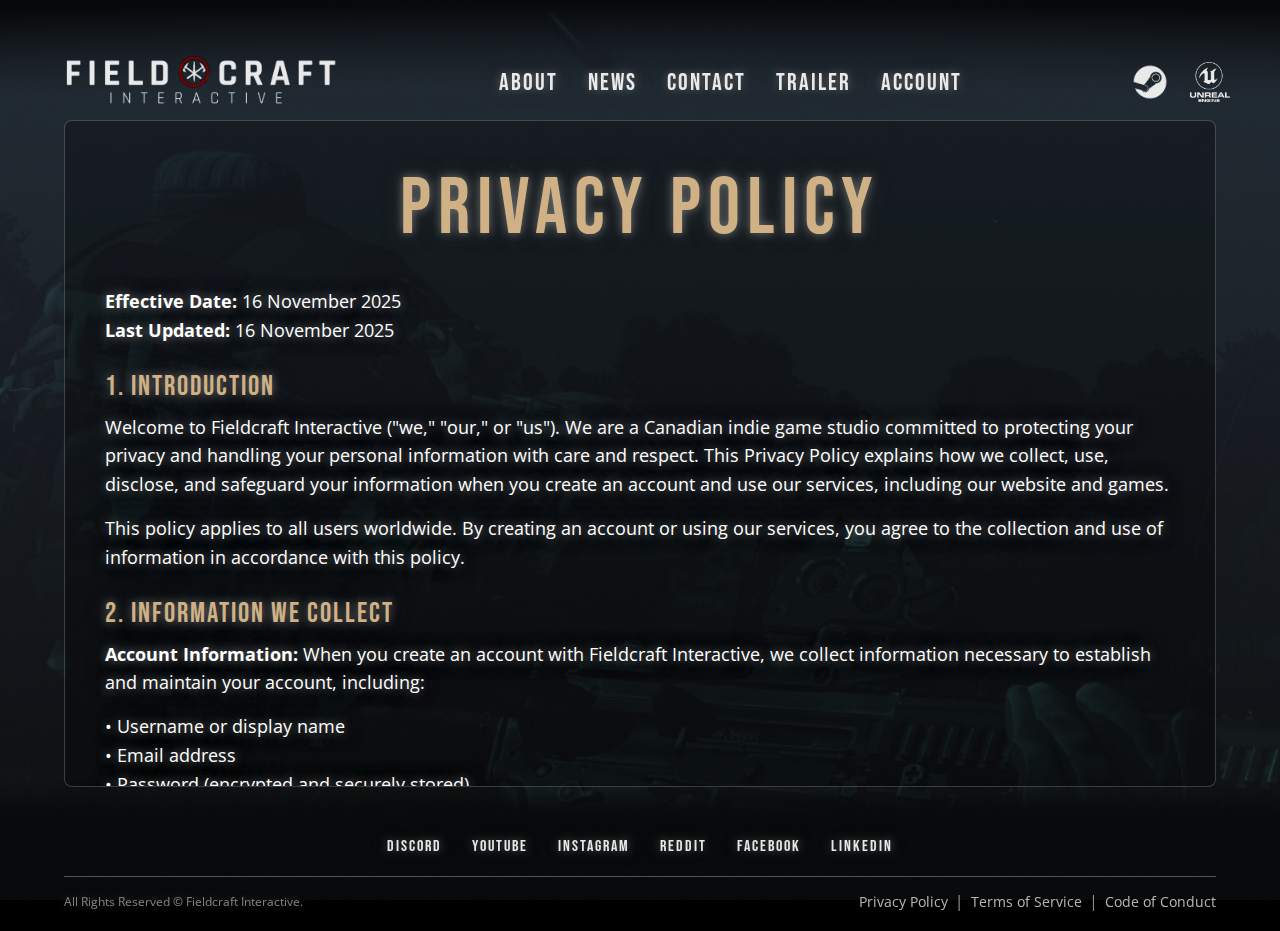
<file: static/privacy.html>
<!DOCTYPE html>
<html lang="en">
<head>
    <title>Fieldcraft Interactive - Privacy Policy</title>
    <link rel="stylesheet" href="/static/styles.css">
    <link rel="preconnect" href="https://fonts.googleapis.com">
    <link rel="preconnect" href="https://fonts.gstatic.com" crossorigin>
    <link href="https://fonts.googleapis.com/css2?family=Bebas+Neue&family=Open+Sans:ital,wght@0,300..800;1,300..800&display=swap" rel="stylesheet">
    <link rel="icon" type="image/x-icon" href="/static/favicon.ico">
    <link rel="icon" type="image/png" sizes="32x32" href="/static/images/favicon-32x32.png">
    <link rel="icon" type="image/png" sizes="16x16" href="/static/images/favicon-16x16.png">
    <link rel="apple-touch-icon" type="image/png" sizes="180x180" href="/static/images/apple-touch-icon.png">
    <link rel="android-chrome-192x192" type="image/png" sizes="180x180" href="/static/images/android-chrome-192x192.png">
    <link rel="android-chrome-512x512" type="image/png" sizes="180x180" href="/static/images/android-chrome-512x512.png">
</head>
<body class="page-privacy">
    <header class="header">
        <a href="home">
            <img src="/static/images/dark-logo.png" alt="Fieldcraft Interactive Logo" class="brand-logo">
        </a>
        <nav class="header-nav">
            <a href="about" class="nav-link">ABOUT</a>
            <a href="news" class="nav-link">NEWS</a>
            <a href="contact" class="nav-link">CONTACT</a>
            <a href="trailer" class="nav-link">TRAILER</a>
            <a href="login" class="nav-link">ACCOUNT</a>
        </nav>
        <div class="header-icons">
            <a href="login" class="header-icon-link">
                <img src="/static/images/steam-icon.png" alt="Steam" class="header-icon">
            </a>
            <img src="/static/images/unreal-engine-logo.png" alt="Unreal Engine 5" class="header-icon">
        </div>
    </header>
    
<div class="container">        
        <div class="content-box">
            <h1>PRIVACY POLICY</h1>
            <p>
                <strong>Effective Date:</strong> 16 November 2025<br>
                <strong>Last Updated:</strong> 16 November 2025
            </p>
            
            <h3>1. Introduction</h3>
            <p>
                Welcome to Fieldcraft Interactive ("we," "our," or "us"). We are a Canadian indie game studio committed to protecting your privacy and handling your personal information with care and respect. This Privacy Policy explains how we collect, use, disclose, and safeguard your information when you create an account and use our services, including our website and games.
            </p>
            <p>
                This policy applies to all users worldwide. By creating an account or using our services, you agree to the collection and use of information in accordance with this policy.
            </p>
            
            <h3>2. Information We Collect</h3>
            <p>
                <strong>Account Information:</strong> When you create an account with Fieldcraft Interactive, we collect information necessary to establish and maintain your account, including:
            </p>
            <p>
                • Username or display name<br>
                • Email address<br>
                • Password (encrypted and securely stored)<br>
                • Account creation date<br>
                • Country or region (optional)
            </p>
            <p>
                <strong>Automatically Collected Information:</strong> When you access our services, we may automatically collect certain technical information, including:
            </p>
            <p>
                • IP address<br>
                • Device type and operating system<br>
                • Browser type and version<br>
                • Login times and session duration<br>
                • Pages viewed and features accessed<br>
                • Gameplay data and statistics
            </p>
            <p>
                <strong>Communications:</strong> If you contact us through our website or email, we collect the information you provide in your communications with us.
            </p>
            
            <h3>3. How We Use Your Information</h3>
            <p>
                We use the information we collect for the following purposes:
            </p>
            <p>
                • To create, maintain, and secure your account<br>
                • To authenticate your identity when you log in<br>
                • To provide and improve our games and services<br>
                • To communicate with you about updates, announcements, and important information<br>
                • To respond to your inquiries and provide customer support<br>
                • To detect, prevent, and address technical issues or security threats<br>
                • To analyze usage patterns and improve user experience<br>
                • To comply with legal obligations and enforce our Terms of Service
            </p>
            
            <h3>4. How We Share Your Information</h3>
            <p>
                We do not sell, trade, or rent your personal information to third parties. We may share your information only in the following limited circumstances:
            </p>
            <p>
                <strong>Service Providers:</strong> We may share information with trusted third-party service providers who assist us in operating our services, such as hosting providers or analytics services. These providers are bound by confidentiality obligations and may only use your information to perform services on our behalf.
            </p>
            <p>
                <strong>Legal Requirements:</strong> We may disclose your information if required to do so by law or in response to valid requests by public authorities (e.g., court orders, government agencies), or to protect our rights, property, or safety, or that of our users or the public.
            </p>
            <p>
                <strong>Business Transfers:</strong> In the event of a merger, acquisition, or sale of assets, your information may be transferred as part of that transaction. We will notify you of any such change and the choices you may have regarding your information.
            </p>
            
            <h3>5. Data Retention</h3>
            <p>
                We retain your account information for as long as your account is active or as needed to provide you with our services. If you wish to delete your account, you may contact us, and we will delete or anonymize your personal information, except where we are required to retain it for legal, regulatory, or security purposes.
            </p>
            
            <h3>6. Data Security</h3>
            <p>
                We implement appropriate technical and organizational security measures to protect your personal information against unauthorized access, alteration, disclosure, or destruction. These measures include:
            </p>
            <p>
                • Encryption of passwords and sensitive data<br>
                • Secure server infrastructure<br>
                • Regular security assessments and updates<br>
                • Access controls and authentication protocols
            </p>
            <p>
                However, please note that no method of transmission over the internet or electronic storage is 100% secure. While we strive to protect your information, we cannot guarantee absolute security.
            </p>
            
            <h3>7. Your Rights and Choices</h3>
            <p>
                Depending on your location, you may have certain rights regarding your personal information:
            </p>
            <p>
                <strong>Access:</strong> You may request access to the personal information we hold about you.
            </p>
            <p>
                <strong>Correction:</strong> You may request that we correct inaccurate or incomplete information.
            </p>
            <p>
                <strong>Deletion:</strong> You may request deletion of your account and associated personal information.
            </p>
            <p>
                <strong>Objection:</strong> You may object to certain processing of your information.
            </p>
            <p>
                <strong>Data Portability:</strong> You may request a copy of your data in a structured, commonly used format.
            </p>
            <p>
                To exercise these rights, please contact us using the information provided below. We will respond to your request within a reasonable timeframe and in accordance with applicable laws.
            </p>
            
            <h3>8. International Data Transfers</h3>
            <p>
                Fieldcraft Interactive is based in Canada. If you are accessing our services from outside Canada, please be aware that your information may be transferred to, stored, and processed in Canada or other countries where our service providers operate. By using our services, you consent to the transfer of your information to Canada and other countries which may have different data protection laws than your country of residence.
            </p>
            <p>
                We take appropriate safeguards to ensure that your personal information remains protected in accordance with this Privacy Policy wherever it is processed.
            </p>
            
            <h3>9. Children's Privacy</h3>
            <p>
                Our services are not intended for children under the age of 13 (or the applicable age of digital consent in your jurisdiction). We do not knowingly collect personal information from children under 13. If you are a parent or guardian and believe that your child has provided us with personal information, please contact us, and we will take steps to delete such information.
            </p>
            
            <h3>10. Cookies and Tracking Technologies</h3>
            <p>
                We may use cookies and similar tracking technologies to maintain your session, remember your preferences, and analyze how you use our services. You can control cookie settings through your browser, but please note that disabling cookies may affect the functionality of our services.
            </p>
            
            <h3>11. Third-Party Links</h3>
            <p>
                Our website may contain links to third-party websites or services (such as social media platforms). We are not responsible for the privacy practices of these third parties. We encourage you to review their privacy policies before providing them with any personal information.
            </p>
            
            <h3>12. Changes to This Privacy Policy</h3>
            <p>
                We may update this Privacy Policy from time to time to reflect changes in our practices, legal requirements, or for other operational reasons. We will notify you of any material changes by posting the new Privacy Policy on this page and updating the "Last Updated" date. Your continued use of our services after such changes constitutes your acceptance of the updated policy.
            </p>
            
            <h3>13. Contact Us</h3>
            <p>
                If you have any questions, concerns, or requests regarding this Privacy Policy or our data practices, please contact using the form below:
            </p>
            <p>
                <strong>Fieldcraft Interactive</strong><br>
                Email: support@fieldcraftinteractive.com<br>
                Form: <a href="/contact" style="color: rgba(208, 177, 133); text-decoration: underline;">Contact Form</a><br>
            </p>
            <p>
                For users in the European Economic Area, United Kingdom, or other jurisdictions with specific data protection regulations, you also have the right to lodge a complaint with your local data protection authority.
            </p>
        </div>
    </div>

    <footer class="footer">
        <div class="footer-links">
            <a href="https://discord.gg/qQctmPA678" target="_blank" class="footer-link">DISCORD</a>
            <a href="https://www.youtube.com/@Fieldcraft_Interactive" target="_blank" class="footer-link">YOUTUBE</a>
            <a href="https://www.instagram.com/fieldcraft.interactive/?hl=en" target="_blank" class="footer-link">INSTAGRAM</a>
            <a href="https://www.reddit.com/r/FieldcraftInteractive/" target="_blank" class="footer-link">REDDIT</a>
            <a href="https://facebook.com/your-facebook" target="_blank" class="footer-link">FACEBOOK</a>
            <a href="https://linkedin.com/company/your-company" target="_blank" class="footer-link">LINKEDIN</a>
        </div>
        <div class="footer-separator"></div>
        <div class="footer-bottom">
            <div class="footer-copyright">All Rights Reserved © Fieldcraft Interactive.</div>
            <nav class="footer-nav">
                <a href="privacy-policy" class="footer-nav-link">Privacy Policy</a>
                <span class="footer-nav-separator">|</span>
                <a href="terms-of-service" class="footer-nav-link">Terms of Service</a>
                <span class="footer-nav-separator">|</span>
                <a href="code-of-conduct" class="footer-nav-link">Code of Conduct</a>
            </nav>
        </div>
    </footer>
</body>
</html>
</file>
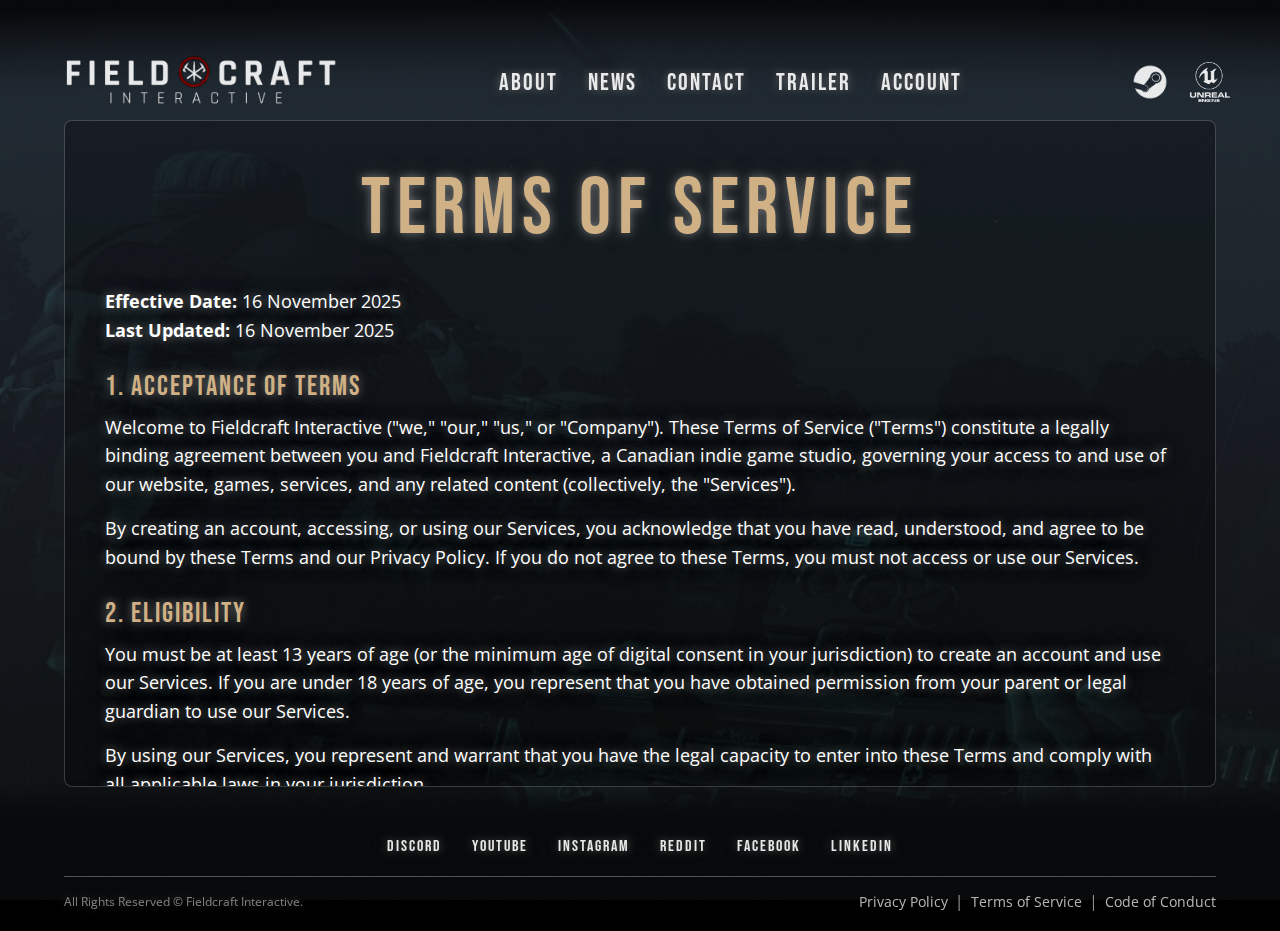
<file: static/tos.html>
<!DOCTYPE html>
<html lang="en">
<head>
    <title>Fieldcraft Interactive - Terms of Service</title>
    <link rel="stylesheet" href="/static/styles.css">
    <link rel="preconnect" href="https://fonts.googleapis.com">
    <link rel="preconnect" href="https://fonts.gstatic.com" crossorigin>
    <link href="https://fonts.googleapis.com/css2?family=Bebas+Neue&family=Open+Sans:ital,wght@0,300..800;1,300..800&display=swap" rel="stylesheet">
    <link rel="icon" type="image/x-icon" href="/static/favicon.ico">
    <link rel="icon" type="image/png" sizes="32x32" href="/static/images/favicon-32x32.png">
    <link rel="icon" type="image/png" sizes="16x16" href="/static/images/favicon-16x16.png">
    <link rel="apple-touch-icon" type="image/png" sizes="180x180" href="/static/images/apple-touch-icon.png">
    <link rel="android-chrome-192x192" type="image/png" sizes="180x180" href="/static/images/android-chrome-192x192.png">
    <link rel="android-chrome-512x512" type="image/png" sizes="180x180" href="/static/images/android-chrome-512x512.png">
</head>
<body class="page-tos">
    <header class="header">
        <a href="home">
            <img src="/static/images/dark-logo.png" alt="Fieldcraft Interactive Logo" class="brand-logo">
        </a>
        <nav class="header-nav">
            <a href="about" class="nav-link">ABOUT</a>
            <a href="news" class="nav-link">NEWS</a>
            <a href="contact" class="nav-link">CONTACT</a>
            <a href="trailer" class="nav-link">TRAILER</a>
            <a href="login" class="nav-link">ACCOUNT</a>
        </nav>
        <div class="header-icons">
            <a href="login" class="header-icon-link">
                <img src="/static/images/steam-icon.png" alt="Steam" class="header-icon">
            </a>
            <img src="/static/images/unreal-engine-logo.png" alt="Unreal Engine 5" class="header-icon">
        </div>
    </header>
    
<div class="container">        
        <div class="content-box">
            <h1>Terms of Service</h1>
            <p>
                <strong>Effective Date:</strong> 16 November 2025<br>
                <strong>Last Updated:</strong> 16 November 2025
            </p>
            
            <h3>1. Acceptance of Terms</h3>
            <p>
                Welcome to Fieldcraft Interactive ("we," "our," "us," or "Company"). These Terms of Service ("Terms") constitute a legally binding agreement between you and Fieldcraft Interactive, a Canadian indie game studio, governing your access to and use of our website, games, services, and any related content (collectively, the "Services").
            </p>
            <p>
                By creating an account, accessing, or using our Services, you acknowledge that you have read, understood, and agree to be bound by these Terms and our Privacy Policy. If you do not agree to these Terms, you must not access or use our Services.
            </p>
            
            <h3>2. Eligibility</h3>
            <p>
                You must be at least 13 years of age (or the minimum age of digital consent in your jurisdiction) to create an account and use our Services. If you are under 18 years of age, you represent that you have obtained permission from your parent or legal guardian to use our Services.
            </p>
            <p>
                By using our Services, you represent and warrant that you have the legal capacity to enter into these Terms and comply with all applicable laws in your jurisdiction.
            </p>
            
            <h3>3. Account Registration and Security</h3>
            <p>
                <strong>Account Creation:</strong> To access certain features of our Services, you must create an account by providing accurate, current, and complete information, including a valid email address and password.
            </p>
            <p>
                <strong>Account Security:</strong> You are responsible for maintaining the confidentiality of your account credentials and for all activities that occur under your account. You agree to:
            </p>
            <p>
                • Choose a strong, unique password<br>
                • Not share your account credentials with anyone<br>
                • Immediately notify us of any unauthorized access or security breach<br>
                • Log out of your account at the end of each session on shared devices
            </p>
            <p>
                We reserve the right to suspend or terminate accounts that we suspect have been compromised or are being used in violation of these Terms.
            </p>
            
            <h3>4. License and Intellectual Property</h3>
            <p>
                <strong>Limited License:</strong> Subject to your compliance with these Terms, Fieldcraft Interactive grants you a limited, non-exclusive, non-transferable, revocable license to access and use our Services for personal, non-commercial purposes.
            </p>
            <p>
                <strong>Ownership:</strong> All content, features, and functionality of our Services, including but not limited to text, graphics, logos, images, audio, video, software, code, and game mechanics, are owned by Fieldcraft Interactive or our licensors and are protected by Canadian and international copyright, trademark, patent, and other intellectual property laws.
            </p>
            <p>
                <strong>Restrictions:</strong> You may not:
            </p>
            <p>
                • Copy, modify, distribute, sell, or lease any part of our Services<br>
                • Reverse engineer, decompile, or attempt to extract source code from our games or software<br>
                • Remove, alter, or obscure any copyright, trademark, or other proprietary notices<br>
                • Use our Services to create derivative works or competing products<br>
                • Use automated tools, bots, or scripts to access or interact with our Services<br>
                • Exploit bugs, glitches, or vulnerabilities for personal gain
            </p>
            
            <h3>5. User Conduct</h3>
            <p>
                You agree to use our Services in a manner consistent with all applicable laws and regulations. You further agree not to:
            </p>
            <p>
                • Harass, threaten, intimidate, or harm other users<br>
                • Impersonate any person or entity, or falsely state or misrepresent your affiliation<br>
                • Post or transmit content that is unlawful, offensive, defamatory, obscene, or hateful<br>
                • Interfere with or disrupt the Services or servers or networks connected to the Services<br>
                • Attempt to gain unauthorized access to any portion of the Services, other accounts, or systems<br>
                • Collect or harvest personal information about other users<br>
                • Use the Services for any illegal or unauthorized purpose<br>
                • Cheat, hack, or use unauthorized third-party software that modifies game behavior
            </p>
            <p>
                For more detailed guidelines on expected behavior, please refer to our <a href="/code-of-conduct" style="color: rgba(208, 177, 133); text-decoration: underline;">Code of Conduct</a>.
            </p>
            
            <h3>6. User-Generated Content</h3>
            <p>
                Our Services may allow you to create, submit, or display content such as usernames, profiles, messages, or other materials ("User Content"). You retain ownership of your User Content, but by submitting it to our Services, you grant Fieldcraft Interactive a worldwide, non-exclusive, royalty-free, transferable license to use, reproduce, distribute, display, and perform your User Content in connection with operating and providing our Services.
            </p>
            <p>
                You represent and warrant that you own or have the necessary rights to your User Content and that it does not violate these Terms, any applicable laws, or the rights of any third party.
            </p>
            <p>
                We reserve the right, but have no obligation, to monitor, review, or remove User Content that violates these Terms or is otherwise objectionable.
            </p>
            
            <h3>7. Updates and Modifications</h3>
            <p>
                We reserve the right to modify, update, suspend, or discontinue any aspect of our Services at any time without prior notice. This includes but is not limited to:
            </p>
            <p>
                • Game features, mechanics, or content<br>
                • Website functionality or design<br>
                • Server availability or maintenance schedules<br>
                • These Terms of Service
            </p>
            <p>
                We will make reasonable efforts to notify users of material changes to these Terms. Your continued use of the Services after such modifications constitutes your acceptance of the updated Terms.
            </p>
            
            <h3>8. Termination</h3>
            <p>
                <strong>By You:</strong> You may terminate your account at any time by contacting us or using account deletion features within our Services.
            </p>
            <p>
                <strong>By Us:</strong> We reserve the right to suspend or terminate your account and access to our Services, with or without notice, for any reason, including but not limited to:
            </p>
            <p>
                • Violation of these Terms or our Code of Conduct<br>
                • Fraudulent, abusive, or illegal activity<br>
                • Extended periods of inactivity<br>
                • At our sole discretion for operational or business reasons
            </p>
            <p>
                Upon termination, your right to use the Services will immediately cease. Provisions of these Terms that by their nature should survive termination will survive, including but not limited to intellectual property rights, disclaimers, and limitations of liability.
            </p>
            
            <h3>9. Disclaimer of Warranties</h3>
            <p>
                OUR SERVICES ARE PROVIDED ON AN "AS IS" AND "AS AVAILABLE" BASIS WITHOUT WARRANTIES OF ANY KIND, EITHER EXPRESS OR IMPLIED. TO THE FULLEST EXTENT PERMITTED BY APPLICABLE LAW, FIELDCRAFT INTERACTIVE DISCLAIMS ALL WARRANTIES, INCLUDING BUT NOT LIMITED TO:
            </p>
            <p>
                • Implied warranties of merchantability, fitness for a particular purpose, and non-infringement<br>
                • Any warranties regarding the accuracy, reliability, or availability of the Services<br>
                • Any warranties that the Services will be uninterrupted, secure, or error-free<br>
                • Any warranties regarding the results obtained from using the Services
            </p>
            <p>
                We do not warrant that our Services will meet your requirements or expectations, or that any defects will be corrected.
            </p>
            
            <h3>10. Limitation of Liability</h3>
            <p>
                TO THE MAXIMUM EXTENT PERMITTED BY APPLICABLE LAW, IN NO EVENT SHALL FIELDCRAFT INTERACTIVE, ITS OFFICERS, DIRECTORS, EMPLOYEES, PARTNERS, OR AFFILIATES BE LIABLE FOR ANY INDIRECT, INCIDENTAL, SPECIAL, CONSEQUENTIAL, OR PUNITIVE DAMAGES, INCLUDING BUT NOT LIMITED TO:
            </p>
            <p>
                • Loss of profits, data, use, goodwill, or other intangible losses<br>
                • Damages resulting from your access to or inability to access the Services<br>
                • Unauthorized access to or alteration of your transmissions or data<br>
                • Statements or conduct of any third party on the Services<br>
                • Any other matter relating to the Services
            </p>
            <p>
                WHETHER BASED ON WARRANTY, CONTRACT, TORT (INCLUDING NEGLIGENCE), OR ANY OTHER LEGAL THEORY, EVEN IF WE HAVE BEEN ADVISED OF THE POSSIBILITY OF SUCH DAMAGES.
            </p>
            <p>
                Some jurisdictions do not allow the exclusion or limitation of certain warranties or liabilities, so some of the above limitations may not apply to you.
            </p>
            
            <h3>11. Indemnification</h3>
            <p>
                You agree to indemnify, defend, and hold harmless Fieldcraft Interactive and its officers, directors, employees, partners, and affiliates from and against any claims, liabilities, damages, losses, costs, expenses, or fees (including reasonable attorneys' fees) arising from:
            </p>
            <p>
                • Your use or misuse of the Services<br>
                • Your violation of these Terms<br>
                • Your violation of any rights of another party<br>
                • Your User Content
            </p>
            
            <h3>12. Governing Law and Dispute Resolution</h3>
            <p>
                <strong>Governing Law:</strong> These Terms shall be governed by and construed in accordance with the laws of the Province of Alberta , Canada, without regard to its conflict of law provisions.
            </p>
            <p>
                <strong>Dispute Resolution:</strong> Any dispute arising out of or relating to these Terms or the Services shall first be attempted to be resolved through good faith negotiations between the parties. If the dispute cannot be resolved through negotiation within thirty (30) days, either party may pursue resolution through binding arbitration or the courts of [Your Province], Canada, to which both parties consent to exclusive jurisdiction.
            </p>
            <p>
                For users outside of Canada, you agree that any disputes will be resolved in accordance with Canadian law and jurisdiction as stated above, to the extent permitted by your local laws.
            </p>
            
            <h3>13. Beta Testing and Early Access</h3>
            <p>
                From time to time, we may offer access to beta versions, early access releases, or pre-release versions of our games or features. By participating in such programs, you acknowledge and agree that:
            </p>
            <p>
                • The software may contain bugs, errors, or incomplete features<br>
                • Your progress, data, or content may be reset or lost<br>
                • Features may be changed or removed at any time<br>
                • You may be asked to provide feedback or report issues<br>
                • Access may be revoked at any time without notice
            </p>
            
            <h3>14. Third-Party Services and Links</h3>
            <p>
                Our Services may contain links to third-party websites, services, or resources that are not owned or controlled by Fieldcraft Interactive. We have no control over and assume no responsibility for the content, privacy policies, or practices of any third-party sites or services. You acknowledge and agree that we shall not be liable for any damage or loss caused by your use of any such third-party content.
            </p>
            
            <h3>15. Force Majeure</h3>
            <p>
                Fieldcraft Interactive shall not be liable for any failure to perform its obligations under these Terms due to circumstances beyond its reasonable control, including but not limited to acts of God, war, terrorism, riots, embargoes, acts of civil or military authorities, fire, floods, accidents, pandemics, strikes, or shortages of transportation, facilities, fuel, energy, labor, or materials.
            </p>
            
            <h3>16. Severability</h3>
            <p>
                If any provision of these Terms is found to be invalid, illegal, or unenforceable, the remaining provisions shall continue in full force and effect. The invalid provision shall be modified to the minimum extent necessary to make it valid and enforceable while preserving its intent.
            </p>
            
            <h3>17. Entire Agreement</h3>
            <p>
                These Terms, together with our Privacy Policy and Code of Conduct, constitute the entire agreement between you and Fieldcraft Interactive regarding your use of the Services and supersede all prior agreements and understandings, whether written or oral.
            </p>
            
            <h3>18. Contact Information</h3>
            <p>
                If you have any questions about these Terms of Service, please contact us at:
            </p>
            <p>
                <strong>Fieldcraft Interactive</strong><br>
                Email: support@fieldcraftinteractive.com<br>
                Form: <a href="/contact" style="color: rgba(208, 177, 133); text-decoration: underline;">Contact Form</a><br>
            </p>
            <p>
                By using our Services, you acknowledge that you have read and understood these Terms of Service and agree to be bound by them.
            </p>
        </div>
    </div>

    <footer class="footer">
        <div class="footer-links">
            <a href="https://discord.gg/qQctmPA678" target="_blank" class="footer-link">DISCORD</a>
            <a href="https://www.youtube.com/@Fieldcraft_Interactive" target="_blank" class="footer-link">YOUTUBE</a>
            <a href="https://www.instagram.com/fieldcraft.interactive/?hl=en" target="_blank" class="footer-link">INSTAGRAM</a>
            <a href="https://www.reddit.com/r/FieldcraftInteractive/" target="_blank" class="footer-link">REDDIT</a>
            <a href="https://facebook.com/your-facebook" target="_blank" class="footer-link">FACEBOOK</a>
            <a href="https://linkedin.com/company/your-company" target="_blank" class="footer-link">LINKEDIN</a>
        </div>
        <div class="footer-separator"></div>
        <div class="footer-bottom">
            <div class="footer-copyright">All Rights Reserved © Fieldcraft Interactive.</div>
            <nav class="footer-nav">
                <a href="privacy-policy" class="footer-nav-link">Privacy Policy</a>
                <span class="footer-nav-separator">|</span>
                <a href="terms-of-service" class="footer-nav-link">Terms of Service</a>
                <span class="footer-nav-separator">|</span>
                <a href="code-of-conduct" class="footer-nav-link">Code of Conduct</a>
            </nav>
        </div>
    </footer>
</body>
</html>
</file>
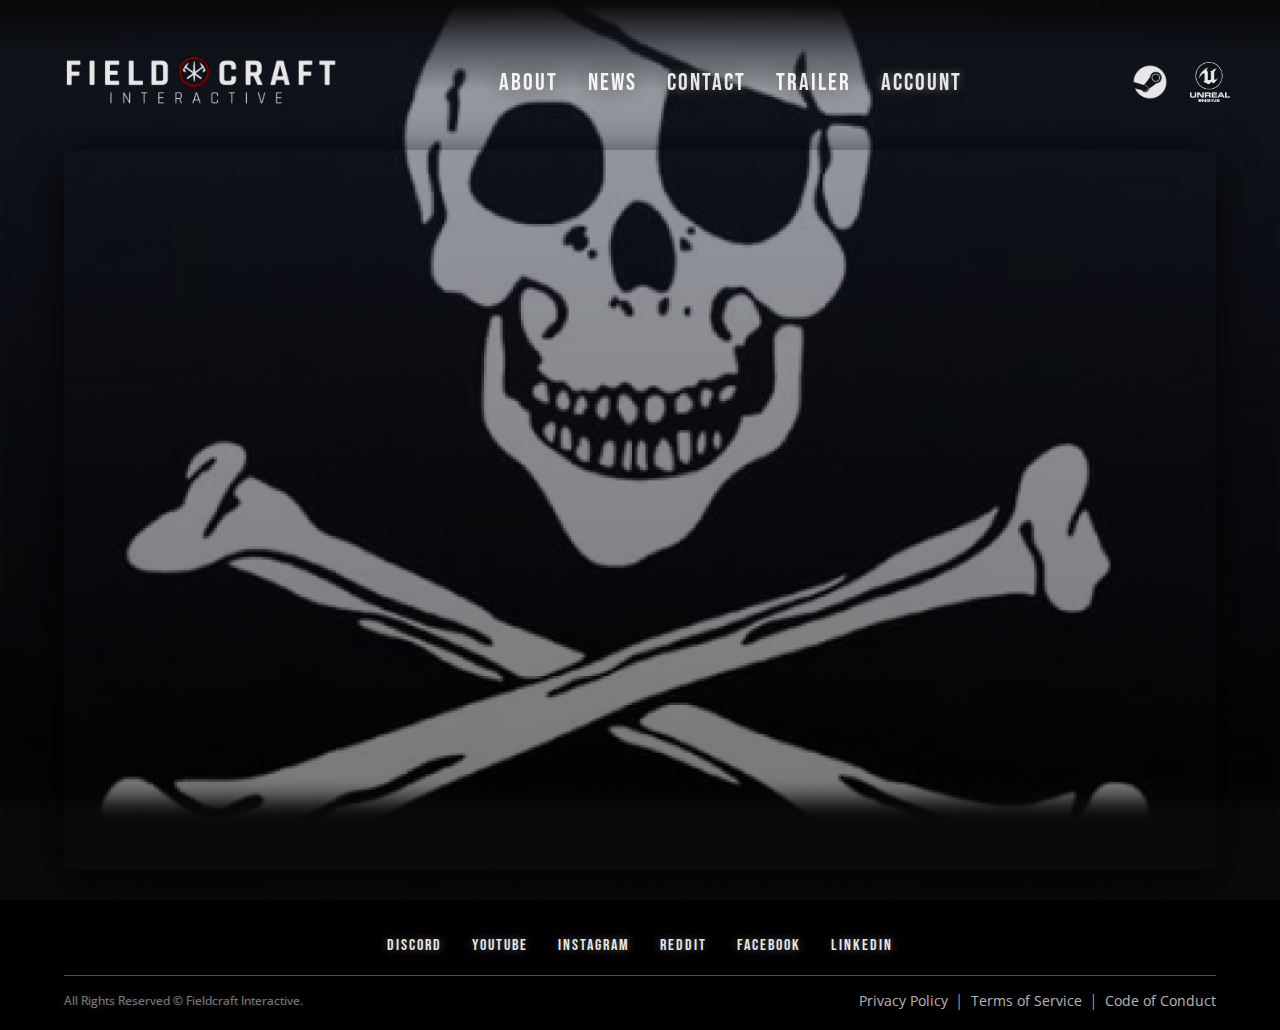
<file: static/trailer.html>
<!DOCTYPE html>
<html lang="en">
<head>
    <title>Fieldcraft Interactive - Trailer</title>
    <link rel="stylesheet" href="/static/styles.css">
    <link rel="preconnect" href="https://fonts.googleapis.com">
    <link rel="preconnect" href="https://fonts.gstatic.com" crossorigin>
    <link href="https://fonts.googleapis.com/css2?family=Bebas+Neue&family=Open+Sans:ital,wght@0,300..800;1,300..800&display=swap" rel="stylesheet">
    <link rel="icon" type="image/x-icon" href="/static/favicon.ico">
    <link rel="icon" type="image/png" sizes="32x32" href="/static/images/favicon-32x32.png">
    <link rel="icon" type="image/png" sizes="16x16" href="/static/images/favicon-16x16.png">
    <link rel="apple-touch-icon" type="image/png" sizes="180x180" href="/static/images/apple-touch-icon.png">
    <link rel="android-chrome-192x192" type="image/png" sizes="180x180" href="/static/images/android-chrome-192x192.png">
    <link rel="android-chrome-512x512" type="image/png" sizes="180x180" href="/static/images/android-chrome-512x512.png">
</head>
<body class="page-trailer">
    <header class="header">
        <a href="home">
            <img src="/static/images/dark-logo.png" alt="Fieldcraft Interactive Logo" class="brand-logo">
        </a>
        <nav class="header-nav">
            <a href="about" class="nav-link">ABOUT</a>
            <a href="news" class="nav-link">NEWS</a>
            <a href="contact" class="nav-link">CONTACT</a>
            <a href="trailer" class="nav-link">TRAILER</a>
            <a href="login" class="nav-link">ACCOUNT</a>
        </nav>
        <div class="header-icons">
            <a href="login" class="header-icon-link">
                <img src="/static/images/steam-icon.png" alt="Steam" class="header-icon">
            </a>
            <img src="/static/images/unreal-engine-logo.png" alt="Unreal Engine 5" class="header-icon">
        </div>
    </header>
    <div class="container">
        <div class="video-container">
            <iframe 
                width="1120" 
                height="630" 
                src="https://www.youtube.com/embed/ehoESaiyV9k?si=seX8aQ4L1COAhJnc&amp;start=1" 
                title="YouTube video player" 
                frameborder="0" 
                allow="accelerometer; autoplay; clipboard-write; encrypted-media; gyroscope; picture-in-picture; web-share" 
                referrerpolicy="strict-origin-when-cross-origin" 
                allowfullscreen>
            </iframe>
        </div>
    </div>

    <footer class="footer">
        <div class="footer-links">
            <a href="https://discord.gg/qQctmPA678" target="_blank" class="footer-link">DISCORD</a>
            <a href="https://www.youtube.com/@Fieldcraft_Interactive" target="_blank" class="footer-link">YOUTUBE</a>
            <a href="https://www.instagram.com/fieldcraft.interactive/?hl=en" target="_blank" class="footer-link">INSTAGRAM</a>
            <a href="https://www.reddit.com/r/FieldcraftInteractive/" target="_blank" class="footer-link">REDDIT</a>
            <a href="https://facebook.com/your-facebook" target="_blank" class="footer-link">FACEBOOK</a>
            <a href="https://linkedin.com/company/your-company" target="_blank" class="footer-link">LINKEDIN</a>
        </div>
        <div class="footer-separator"></div>
        <div class="footer-bottom">
            <div class="footer-copyright">All Rights Reserved © Fieldcraft Interactive.</div>
            <nav class="footer-nav">
                <a href="privacy-policy" class="footer-nav-link">Privacy Policy</a>
                <span class="footer-nav-separator">|</span>
                <a href="terms-of-service" class="footer-nav-link">Terms of Service</a>
                <span class="footer-nav-separator">|</span>
                <a href="code-of-conduct" class="footer-nav-link">Code of Conduct</a>
            </nav>
        </div>
    </footer>
</body>
</html>
</file>
<file: static/styles.css>
/* ===== SHARED STYLES ===== */

body {
    background-color: black;
    background-size: cover;
    background-position: top;
    background-repeat: no-repeat;
    background-attachment: fixed;
    margin: 0;
    padding: 0;
    height: 100vh;
    display: flex;
    flex-direction: column;
    justify-content: center;
    align-items: center;
    overflow-x: hidden;
}

/* Header Styles */
.header {
    position: absolute;
    top: -90px;
    left: 0;
    right: 0;
    display: flex;
    justify-content: space-between;
    align-items: center;
    padding: 20px 50px;
    z-index: 10;
}

.header a {
    text-decoration: none;
}

.brand-logo {
    width: 300px;
    height: auto;
    opacity: 0.9;
    cursor: pointer;
    flex-shrink: 0;
}

.brand-logo:hover {
    opacity: 1;
    transform: scale(1.02);
}

.header-nav {
    position: absolute;
    left: 39%;
    display: flex;
    gap: 30px;
    align-items: center;
}

.nav-link {
    font-family: "Bebas Neue", sans-serif;
    font-size: 24px;
    color: white;
    opacity: 0.9;
    letter-spacing: 2px;
    text-shadow: 0 0 10px rgba(131, 131, 131, 0.8),
                 0 0 20px rgba(66, 66, 66, 0.6);
    transition: all 0.3s ease;
    text-decoration: none;
}

.nav-link:hover {
    color: rgb(255, 255, 255);
    text-shadow: 0 0 15px rgba(99, 46, 46, 0.8);
    opacity: 1;
    transform: scale(1.02);
}

.header-icons {
    display: flex;
    gap: 20px;
    align-items: center;
    flex-shrink: 0;
}

.header-icon {
    width: 40px;
    height: 40px;
    opacity: 0.9;
    transition: opacity 0.3s ease;
    object-fit: contain;
}

.header-icon:hover {
    opacity: 1;
    transform: scale(1.02);
}

.header-icon-link {
    display: flex;
    align-items: center;
    cursor: pointer;
}

/* Footer Styles */
.footer {
    position: relative;
    width: 100%;
    padding: 30px 50px 20px 50px;
    z-index: 10;
    margin-top: auto;
}

/* Keep footer at bottom for home page */
body.page-home .footer {
    position: absolute;
    bottom: 0;
    left: 0;
    right: 0;
}

.footer-links {
    display: flex;
    justify-content: center;
    gap: 30px;
    margin-bottom: 20px;
}

.footer-link {
    font-family: "Bebas Neue", sans-serif;
    font-size: 16px;
    color: white;
    opacity: 0.9;
    letter-spacing: 2px;
    text-shadow: 0 0 10px rgba(131, 131, 131, 0.8),
                 0 0 20px rgba(66, 66, 66, 0.6);
    transition: all 0.3s ease;
    text-decoration: none;
}

.footer-link:hover {
    color: rgb(255, 255, 255);
    text-shadow: 0 0 15px rgba(99, 46, 46, 0.8);
    opacity: 1;
    transform: scale(1.02);
}

.footer-separator {
    width: 90%;
    height: 1px;
    background-color: rgba(255, 255, 255, 0.3);
    margin: 0 auto 15px auto;
}

.footer-bottom {
    display: flex;
    justify-content: space-between;
    align-items: center;
    width: 90%;
    margin: 0 auto;
}

.footer-copyright {
    font-family: "Open Sans", sans-serif;
    font-size: 12px;
    color: white;
    opacity: 0.5;
    text-shadow: 0 0 10px rgba(131, 131, 131, 0.8);
}

.footer-nav {
    display: flex;
    gap: 0;
    align-items: center;
}

.footer-nav-link {
    font-family: "Open Sans", sans-serif;
    font-size: 14px;
    color: white;
    opacity: 0.7;
    text-decoration: none;
    transition: all 0.3s ease;
}

.footer-nav-link:hover {
    opacity: 1;
    text-shadow: 0 0 10px rgba(131, 131, 131, 0.8);
    transform: scale(1.02);
}

.footer-nav-separator {
    margin: 0 10px;
    color: white;
    opacity: 0.7;
}

/* Container and Box */
.container {
    display: flex;
    flex-direction: column;
    justify-content: center;
    align-items: center;
    gap: 10px;
}

.box {
    border: 2px;
    padding: 10px;
    box-sizing: border-box;
    text-align: center;
    display: flex;
    flex-direction: column;
    align-items: center;
    gap: 5px;
}

.box h2 {
    font-size: 120px;
    font-family: "Bebas Neue", sans-serif;
    color: white;
    font-weight: 100;
    margin: 0 0 30px 0;
    letter-spacing: 5px;
    text-shadow: 0 0 10px rgba(131, 131, 131, 0.8),
                 0 0 20px rgba(66, 66, 66, 0.6);
}

/* Button Styles */
.button {
    background-color: rgb(53, 50, 50);
    padding: 10px 30px;
    border: 2px solid rgb(49, 46, 46);
    border-radius: 6px;
    text-decoration: none;
    display: inline-flex;
    flex-direction: center;
    align-items: center;
    justify-content: center;
    gap: 10px;
    font-family: "Open Sans", sans-serif;
    font-size: 20px;
    cursor: pointer;
    font-weight: bold;
    letter-spacing: 0px;
    color: white;
    text-shadow: 0 0 10px rgba(131, 131, 131, 0.8),
                 0 0 20px rgba(66, 66, 66, 0.6);
}

.button:hover {
    box-shadow: 0 8px 16px rgba(0,0,0,0.6);
    transform: scale(1.02);
}

.button:active {
    box-shadow: 0 5px rgba(0,0,0,0.6);
    transform: translateY(4px);
}

.button-icon {
    width: 40px;
    height: 40px;
    object-fit: contain;
}

/* Form Styles */
.form-group {
    display: flex;
    flex-direction: column;
    gap: 8px;
    text-align: left;
}

.form-group label {
    font-family: "Bebas Neue", sans-serif;
    font-size: 25px;
    color: white;
    letter-spacing: 2px;
    text-shadow: 0 0 10px rgba(131, 131, 131, 0.8);
}

.form-group input {
    padding: 12px 15px;
    background-color: rgba(53, 50, 50, 0.8);
    border: 2px solid rgb(49, 46, 46);
    border-radius: 6px;
    color: white;
    font-family: "Open Sans", sans-serif;
    font-size: 16px;
    transition: all 0.3s ease;
}

.form-group input:focus {
    outline: none;
    border-color: rgb(99, 46, 46);
    background-color: rgba(53, 50, 50, 1);
    box-shadow: 0 0 10px rgba(99, 46, 46, 0.5);
}

.form-group input::placeholder {
    color: rgba(255, 255, 255, 0.5);
}

.form-group textarea {
    padding: 12px 15px;
    background-color: rgba(53, 50, 50, 0.8);
    border: 2px solid rgb(49, 46, 46);
    border-radius: 6px;
    color: white;
    font-family: "Open Sans", sans-serif;
    font-size: 16px;
    transition: all 0.3s ease;
    resize: vertical;
    min-height: 100px;
}

.form-group textarea:focus {
    outline: none;
    border-color: rgb(99, 46, 46);
    background-color: rgba(53, 50, 50, 1);
    box-shadow: 0 0 10px rgba(99, 46, 46, 0.5);
}

.form-group textarea::placeholder {
    color: rgba(255, 255, 255, 0.5);
}

.button-group {
    display: flex;
    gap: 15px;
    align-items: stretch;
}

.button-group .button {
    flex: 1;
    min-height: 40px;
    margin: 0px;
    padding: 0px;
}


/* ===== PAGE-SPECIFIC STYLES ===== */

/* Home Page */
body.page-home {
    background-image: url('/static/images/BG_photo.png');
    min-height: 100vh;
    height: 100vh;
    justify-content: center;
}

body.page-home h1 {
    font-size: 80px;
    font-family: "Bebas Neue", sans-serif;
    color: white;
    font-weight: 100;
    margin: 0;
    letter-spacing: 7px;
    text-shadow: 0 0 10px rgba(131, 131, 131, 0.8),
                 0 0 20px rgba(66, 66, 66, 0.6);
}

body.page-home h3 {
    font-size: 50px;
    font-family: "Bebas Neue", sans-serif;
    color: white;
    font-weight: 100;
    margin: 0;
    letter-spacing: 2px;
    text-shadow: 0 0 10px rgba(131, 131, 131, 0.8),
                 0 0 20px rgba(66, 66, 66, 0.6);
}

body.page-home h3::after {
    content: '';
    animation: type 3.5s linear infinite;
    text-shadow: 0 0 10px rgba(131, 131, 131, 0.8),
                 0 0 20px rgba(66, 66, 66, 0.6);
}

@keyframes type {
    0%, 20% {
        content: 'SHOOT.';
    }
    40% {
        content: 'MOVE.';
    }
    60% {
        content: 'COMMUNICATE.';
    }
    80%, 100% {
        content: '...';
    }
}

body.page-home .button:hover {
    background-color: rgb(99, 46, 46);
    color: white;
}

/* Login Page */
body.page-login {
    background-image: url('/static/images/login_photo.png');
    min-height: 100vh;
    height: auto;
    justify-content: flex-start;
    padding-top: 10px;
}

body.page-login .box h2 {
    margin: 100px 0 0 0;
}

.login-form {
    display: flex;
    flex-direction: column;
    gap: 20px;
    width: 400px;
}

.login-form .button {
    margin-top: 10px;
}

.button:hover {
    background-color: rgb(18, 63, 46);
    transform: scale(1.02);
}

.button-secondary {
    background-color: rgba(53, 50, 50, 0.6);
    border-color: rgba(49, 46, 46, 0.6);
    font-size: 18px;
    margin: 0px;
}

.button-secondary:hover {
    background-color: rgb(99, 46, 46);
    transform: scale(1.02);
}

/* Contact Page */
body.page-contact {
    background-image: url('/static/images/contact_us.png');
    min-height: 100vh;
    height: auto;
    justify-content: flex-start;
    padding-top: 10px;
}

body.page-contact .box h2 {
    margin: 100px 0 0 0;
}

.contact-form {
    display: flex;
    flex-direction: column;
    gap: 20px;
    width: 800px;
}

.contact-form .button {
    margin-top: 10px;
}

body.page-contact .button {
    padding: 10px 10px;
}

body.page-contact .button:hover {
    background-color: rgb(250, 250, 250);
    color: black;
    transform: scale(1.02);
}

/* Trailer Page */
body.page-trailer {
    background-image: url('/static/images/Trailer.png');
    min-height: 100vh;
    height: auto;
    justify-content: flex-start;
    padding-top: 80px;
    margin: 50px 0 0 0;
}

.video-container {
    position: relative;
    width: 90vw;
    height: 80vh;
    max-width: 1400px;
    margin-top: 20px;
    margin-bottom: 30px;
}

.video-container iframe {
    position: absolute;
    left: 0;
    width: 100%;
    height: 100%;
    border: none;
    box-shadow: 0 10px 40px rgba(0, 0, 0, 0.8);
}

/* About Page */
body.page-about {
	background-image: url('/static/images/about.png');
	height: auto;
	justify-content: flex-start;
	padding-top: 100px;
}

body.page-about .container {
	max-width: 1400px;
	width: 90%;
	padding: 20px;
    margin-bottom: 30px;
}

body.page-about .footer {
    margin-top: 30px;
}

body.page-about h1 {
	font-size: 80px;
	font-family: "Bebas Neue", sans-serif;
	color: white;
	font-weight: 100;
	margin: 0;
	letter-spacing: 7px;
	text-shadow: 0 0 10px rgba(131, 131, 131, 0.8),
				 0 0 20px rgba(66, 66, 66, 0.6);
	text-align: center;
}

.features-grid {
	display: grid;
	grid-template-columns: 1fr 1fr;
	gap: 40px;
	width: 100%;
    margin-bottom: 0;
}

.feature-item {
	display: flex;
	flex-direction: column;
	gap: 10px;
}

.feature-item h2 {
	font-size: 50px;
	font-family: "Bebas Neue", sans-serif;
	color: rgba(208, 177, 133);
	font-weight: 100;
	margin: 0;
	letter-spacing: 2px;
	text-shadow: 0 0 10px rgba(131, 131, 131, 0.8),
				 0 0 20px rgba(66, 66, 66, 0.6);
	text-align: center;
}

.feature-item p {
	font-family: "Open Sans", sans-serif;
	font-size: 18px;
	color: white;
	text-shadow: 0 0 10px rgba(131, 131, 131, 0.8),
				 0 0 20px rgba(66, 66, 66, 0.6);
	margin: 0;
	line-height: 1.6;
}

/* Privacy/TOS/Conduct Page */
body.page-privacy,
body.page-tos,
body.page-conduct {
	background-image: url('/static/images/footer-links-background.png');
	height: auto;
	justify-content: flex-start;
	padding-top: 100px;
}

/* Content Box for Privacy/TOS/Conduct Pages */
body.page-privacy .container,
body.page-tos .container,
body.page-conduct .container {
    max-width: 1400px;
    width: 90%;
    padding: 20px;
}

body.page-privacy .footer,
body.page-tos .footer,
body.page-conduct .footer {
    margin-top: 0;
}


body.page-privacy h1,
body.page-tos h1,
body.page-conduct h1 {
    font-size: 80px;
    font-family: "Bebas Neue", sans-serif;
    color: rgb(208, 177, 133);
    font-weight: 100;
    margin: 0 0 30px 0;
    letter-spacing: 7px;
    text-shadow: 0 0 10px rgba(131, 131, 131, 0.8),
                 0 0 20px rgba(66, 66, 66, 0.6);
    text-align: center;
}

.content-box {
    background-color: rgba(0, 0, 0, 0.3);
    padding: 40px;
    max-height: 65vh;
    overflow-y: auto;
    border: 1px solid rgba(255, 255, 255, 0.2);
    border-radius: 8px;
}

.content-box h3 {
    font-family: "Bebas Neue", sans-serif;
    font-size: 28px;
    color: rgb(208, 177, 133);
    font-weight: 100;
    margin: 25px 0 10px 0;
    letter-spacing: 2px;
    text-shadow: 0 0 10px rgba(131, 131, 131, 0.8),
                 0 0 20px rgba(66, 66, 66, 0.6);
}

.content-box p {
    font-family: "Open Sans", sans-serif;
    font-size: 18px;
    color: white;
    text-shadow: 0 0 10px rgba(131, 131, 131, 0.8),
                 0 0 20px rgba(66, 66, 66, 0.6);
    margin: 0 0 15px 0;
    line-height: 1.6;
}

.content-box::-webkit-scrollbar {
    width: 10px;
}

.content-box::-webkit-scrollbar-track {
    background: rgba(255, 255, 255, 0.1);
    border-radius: 5px;
}

.content-box::-webkit-scrollbar-thumb {
    background: rgba(255, 255, 255, 0.3);
    border-radius: 5px;
}

.content-box::-webkit-scrollbar-thumb:hover {
    background: rgba(255, 255, 255, 0.5);
}

/* News Page */
body.page-news {
	background-image: url('/static/images/news.png');
	height: auto;
	min-height: 100vh;
	justify-content: flex-start;
	padding-top: 100px;
}

body.page-news .container {
	max-width: 1400px;
	width: 90%;
	padding: 20px;
	margin-bottom: 30px;
}

body.page-news h1 {
	font-size: 80px;
	font-family: "Bebas Neue", sans-serif;
	color: white;
	font-weight: 100;
	margin: 0 0 40px 0;
	letter-spacing: 7px;
	text-shadow: 0 0 10px rgba(131, 131, 131, 0.8),
				 0 0 20px rgba(66, 66, 66, 0.6);
	text-align: center;
}

.news-layout {
	display: flex;
	gap: 30px;
	width: 100%;
	min-height: 600px;
}

.main-card-wrapper {
	flex: 1;
	display: flex;
	flex-direction: column;
}

.vertical-separator {
	width: 2px;
	background: linear-gradient(to bottom, 
		transparent,
		rgba(208, 177, 133, 0.3) 10%,
		rgba(208, 177, 133, 0.6) 50%,
		rgba(208, 177, 133, 0.3) 90%,
		transparent
	);
	align-self: stretch;
}

.carousel-wrapper {
	flex: 1;
	display: flex;
	flex-direction: column;
}

.news-card {
	position: relative;
	border: 2px solid rgba(208, 177, 133, 0.4);
	border-radius: 8px;
	overflow: hidden;
	background-size: cover;
	background-position: center;
	cursor: pointer;
	transition: all 0.3s ease;
	text-decoration: none;
	display: block;
}

.news-card:hover {
	border-color: rgba(208, 177, 133, 0.8);
	transform: scale(1.02);
	box-shadow: 0 0 30px rgba(208, 177, 133, 0.3);
}

.main-card {
	height: 100%;
	min-height: 600px;
}

.card-overlay {
	position: absolute;
	bottom: 0;
	left: 0;
	right: 0;
	background: linear-gradient(to top, 
		rgba(0, 0, 0, 0.9) 0%,
		rgba(0, 0, 0, 0.7) 50%,
		transparent 100%
	);
	padding: 30px 25px 20px 25px;
}

.card-title {
	font-family: "Bebas Neue", sans-serif;
	font-size: 36px;
	color: white;
	font-weight: 100;
	margin: 0;
	letter-spacing: 3px;
	text-shadow: 0 0 10px rgba(131, 131, 131, 0.8),
				 0 0 20px rgba(66, 66, 66, 0.6);
}

.card-date {
	font-family: "Open Sans", sans-serif;
	font-size: 14px;
	color: rgba(208, 177, 133, 0.8);
	margin: 8px 0 0 0;
	text-shadow: 0 0 5px rgba(0, 0, 0, 0.8);
}

.card-platform {
	position: absolute;
	top: 15px;
	right: 15px;
	background: rgba(0, 0, 0, 0.7);
	padding: 8px 15px;
	border-radius: 20px;
	font-family: "Bebas Neue", sans-serif;
	font-size: 14px;
	color: rgba(208, 177, 133, 1);
	letter-spacing: 1px;
}

.carousel-container {
	display: flex;
	flex-direction: column;
	gap: 20px;
	height: 100%;
}

.carousel-card {
	flex: 1;
	min-height: 180px;
}

.carousel-card .card-title {
	font-size: 24px;
}

.carousel-card .card-overlay {
	padding: 20px 20px 15px 20px;
}

/* Placeholder styling for cards without images */
.news-card.placeholder {
	background: linear-gradient(135deg, 
		rgba(53, 50, 50, 0.8) 0%,
		rgba(33, 30, 30, 0.8) 100%
	);
	border: 2px dashed rgba(208, 177, 133, 0.3);
}

.news-card.placeholder:hover {
	border-style: solid;
}
</file>
